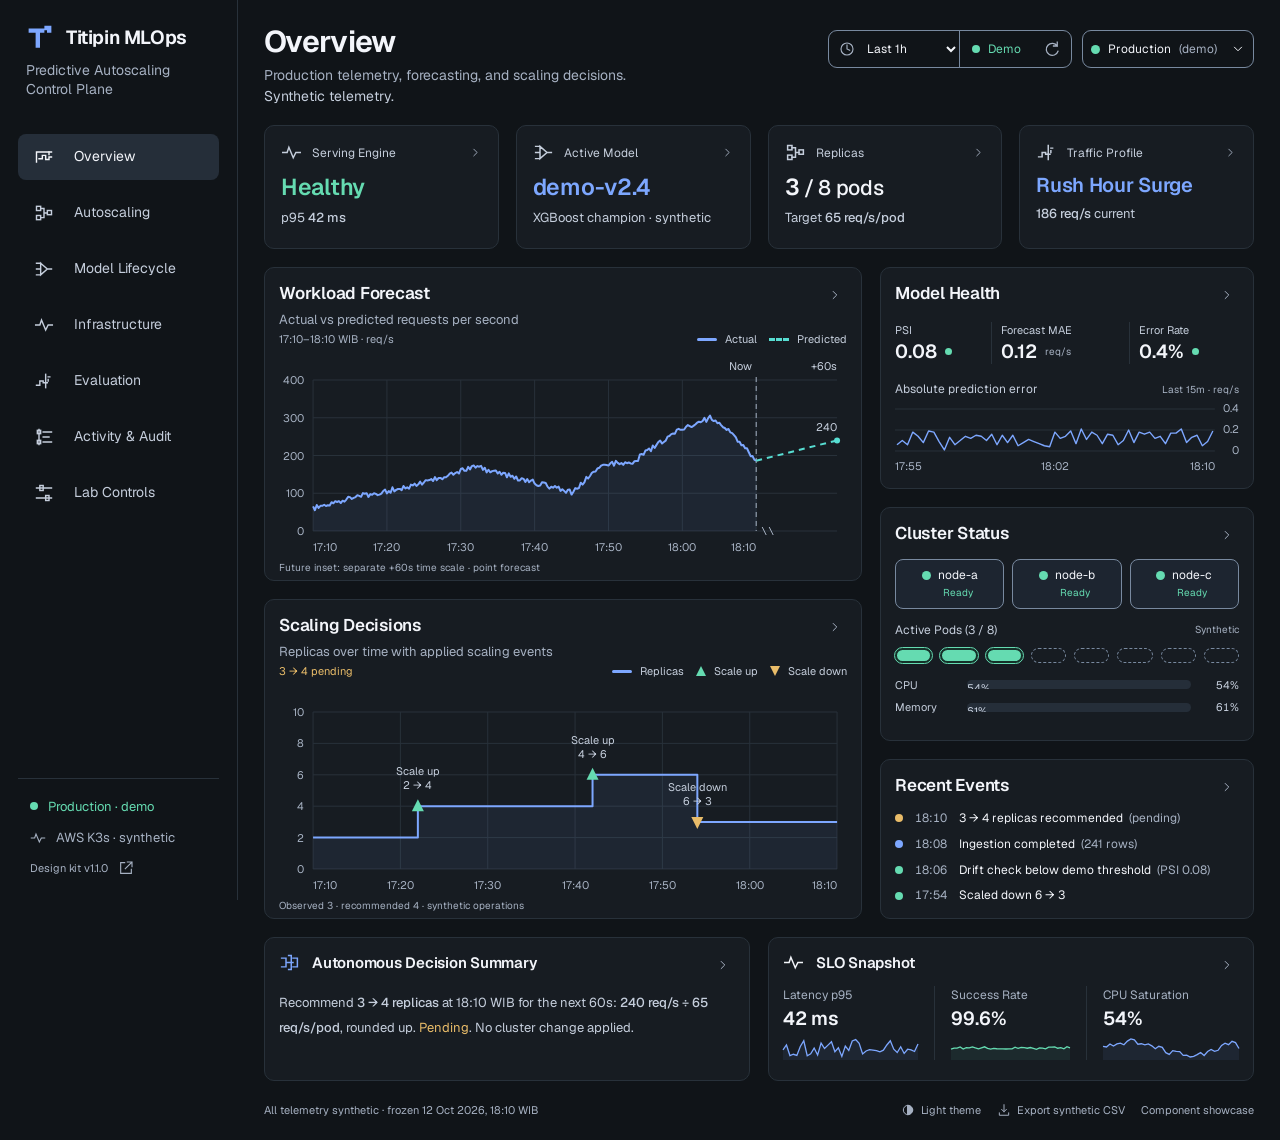
<file: docs/.agents/dashboard_revamp/index.html>
<!doctype html>
<html lang="en" data-theme="dark">
<head><meta charset="utf-8"><meta name="viewport" content="width=device-width, initial-scale=1"><meta name="color-scheme" content="dark light"><meta name="description" content="Titipin MLOps design reference. All telemetry is synthetic; works offline."><title>Titipin MLOps · Overview reference</title><style>@font-face{font-family:Geist;src:url("[data-uri]") format("woff2");font-weight:100 900;font-display:swap}
@font-face{font-family:"Geist Mono";src:url("[data-uri]") format("woff2");font-weight:100 900;font-display:swap}
:root, [data-theme="dark"] {
  --bg: #101418;
  --surface: #171C22;
  --surface-raised: #1D2530;
  --surface-hover: #252E39;
  --text: #F3F5FA;
  --text-secondary: #C5CEDC;
  --text-muted: #A6B1C2;
  --border: #28313A;
  --border-control: #78899F;
  --accent: #7DA7FF;
  --accent-soft: #1B2B46;
  --on-accent: #111A2B;
  --focus: #97BAFF;
  --success: #65DBB1;
  --success-soft: #143129;
  --warning: #E9BC69;
  --warning-soft: #332A19;
  --danger: #FFA5AC;
  --danger-soft: #38232B;
  --info: #97BAFF;
  --info-soft: #1B2B46;
  --chart-actual: #7DA7FF;
  --chart-predicted: #57DDD2;
  --chart-capacity: #ADBCD1;
  --chart-grid: #28313A;
  --chart-threshold: #E9BC69;
  --button-bg: #EDF1F7;
  --button-text: #131922;
  color-scheme: dark;
}
[data-theme="light"] {
  --bg: #F4F6F9;
  --surface: #FFFFFF;
  --surface-raised: #EDF1F6;
  --surface-hover: #E6ECF4;
  --text: #141B27;
  --text-secondary: #3F4D64;
  --text-muted: #56657B;
  --border: #D1D9E4;
  --border-control: #728197;
  --accent: #265DB5;
  --accent-soft: #E8EFFB;
  --on-accent: #FFFFFF;
  --focus: #265DB5;
  --success: #116747;
  --success-soft: #E6F5ED;
  --warning: #785000;
  --warning-soft: #FFF3DA;
  --danger: #A12641;
  --danger-soft: #FCE9ED;
  --info: #265DB5;
  --info-soft: #E8EFFB;
  --chart-actual: #265DB5;
  --chart-predicted: #00766F;
  --chart-capacity: #5B697D;
  --chart-grid: #D1D9E4;
  --chart-threshold: #785000;
  --button-bg: #172131;
  --button-text: #FFFFFF;
  color-scheme: light;
}
:root {
  --font-sans: "Geist", system-ui, sans-serif;
  --font-mono: "Geist Mono", ui-monospace, monospace;

  --space-1: 4px;

  --space-2: 8px;

  --space-3: 12px;

  --space-4: 16px;

  --space-5: 20px;

  --space-6: 24px;

  --space-8: 32px;

  --space-10: 40px;

  --space-12: 48px;

  --space-16: 64px;

  --space-gutter: 18px;

  --space-page: 26px;

  --radius-sm: 4px;

  --radius-control: 6px;

  --radius-panel: 10px;

  --radius-dialog: 12px;

  --size-control: 38px;

  --size-icon: 20px;

  --size-sidebar: 238px;

  --size-touch: 44px;

  --breakpoint-compact: 640px;

  --breakpoint-navigation: 900px;

  --breakpoint-wide: 1120px;

  --font-size-xs: 0.75rem;

  --font-size-sm: 0.8125rem;

  --font-size-body: 0.875rem;

  --font-size-lg: 1rem;

  --font-size-section: 1.0625rem;

  --font-size-title: 1.875rem;

  --font-size-metric: 1.5625rem;

  --font-size-micro: 0.6875rem;

  --duration-state: 120ms;

  --weight-regular: 400;

  --weight-medium: 500;

  --weight-semibold: 600;

  --z-base: 0;

  --z-nav: 20;

  --z-dialog: 40;

  --z-toast: 50;

}

*{box-sizing:border-box}html{scroll-behavior:smooth;scroll-padding-top:20px}body{margin:0;background:var(--bg);color:var(--text);font-family:var(--font-sans);font-size:0.875rem;line-height:1.5;-webkit-font-smoothing:antialiased}button,input,select{font:inherit;color:inherit}button,a,input,select{-webkit-tap-highlight-color:transparent}button{cursor:pointer}button:disabled{cursor:not-allowed;opacity:.55}a{color:var(--accent);text-decoration:none}a:hover{text-decoration:underline}button{background:none}svg{width:20px;height:20px;flex-shrink:0;fill:none;stroke:currentColor}svg use{fill:none}h1,h2,h3,p{margin:0}h1{font-size:1.875rem;line-height:1.2;font-weight:650;letter-spacing:-.7px}h2{font-size:1.0625rem;line-height:1.4;font-weight:600;letter-spacing:-.25px}h3{font-size:0.875rem;font-weight:600}code,.numeric{font-family:var(--font-mono);font-variant-numeric:tabular-nums}b{font-weight:500}strong{font-weight:600}small{font-size:0.75rem}em{font-style:normal}i{font-style:normal}[hidden]{display:none!important}.muted{color:var(--text-muted)}.accent{color:var(--accent)}.success{color:var(--success)}.warning{color:var(--warning)}.danger{color:var(--danger)}.info{color:var(--info)}.symbol-sheet{position:absolute;width:0;height:0;overflow:hidden}.dot,.status i{display:inline-block;width:9px;height:9px;background:currentColor;border-radius:50%;flex-shrink:0}.status{display:inline-flex;align-items:center;gap:8px;font-size:0.8125rem;white-space:nowrap}.status i{width:8px;height:8px}
.sidebar{position:fixed;inset:0 auto 0 0;width:238px;border-right:1px solid var(--border);background:var(--bg);padding:24px 18px;display:flex;flex-direction:column;z-index:5}.brand{display:flex;align-items:center;gap:12px;padding:0 8px;white-space:nowrap;font-size:1.1875rem;font-weight:650;letter-spacing:-.4px}.brand>svg{width:28px;height:28px;color:var(--accent);stroke:none}.brand-caption{padding:8px 8px 0;color:var(--text-muted);line-height:1.4}.sidebar nav{display:flex;flex-direction:column;gap:10px;margin-top:34px}.sidebar nav a{display:flex;align-items:center;gap:20px;min-height:46px;padding:10px 16px;border-radius:8px;color:var(--text-secondary);font-size:0.875rem}.sidebar nav a:hover{background:var(--surface);text-decoration:none}.sidebar nav a[aria-current]{background:var(--surface-hover);color:var(--text)}.sidebar-footer{margin-top:auto;border-top:1px solid var(--border);padding:18px 12px 0;display:flex;flex-direction:column;gap:12px;color:var(--text-muted);font-size:0.8125rem}.sidebar-footer>span,.sidebar-footer a{display:flex;align-items:center;gap:10px}.sidebar-footer a{font-size:0.6875rem;color:var(--text-muted)}.sidebar-footer svg{width:16px;height:16px}.mobile-menu{display:none!important}
main{margin-left:238px;padding:24px 26px 16px;min-width:0}.view{max-width:1560px;margin:0 auto}.page-header{display:flex;align-items:flex-start;justify-content:space-between;gap:20px;min-height:68px;margin-bottom:18px}.page-header p{margin-top:5px;color:var(--text-muted);font-size:0.875rem}.synthetic-label{color:var(--text-secondary);white-space:nowrap}.header-controls{display:flex;align-items:center;gap:20px;padding-top:6px;flex-shrink:0}.toolbar{display:flex;align-items:center;border:1px solid var(--border-control);border-radius:9px;height:38px;overflow:hidden}.toolbar>*+*{border-left:1px solid var(--border-control)}.time-range{display:flex;align-items:center;gap:6px;padding-left:10px}.time-range>svg{width:16px;height:16px;color:var(--text-muted)}select{background:var(--surface);border:1px solid var(--border-control);border-radius:6px;padding:8px 28px 8px 10px;min-height:38px}option{background:var(--surface)}.time-range select{border:0;background:transparent;padding:8px 22px 8px 2px;min-height:36px;font-size:0.75rem}.frozen-status{height:36px;padding:0 12px;font-size:0.75rem}.toolbar .icon-button{width:38px;height:36px;border-radius:0}.environment{display:flex;align-items:center;gap:8px;min-height:38px;border:1px solid var(--border-control);border-radius:9px;padding:7px 12px;font-size:0.75rem}.environment svg{width:14px;height:14px;margin-left:6px}.environment:hover{background:var(--surface-hover)}
.metric-grid{display:grid;grid-template-columns:repeat(4,minmax(0,1fr));gap:17px;margin-bottom:18px}.metric-card{border:1px solid var(--border);border-radius:10px;background:var(--surface);padding:18px 20px;display:flex;flex-direction:column;gap:2px;color:var(--text);min-height:124px}.metric-card:hover{border-color:var(--border-control);text-decoration:none}.metric-label{display:flex;align-items:center;gap:15px;font-size:0.75rem;color:var(--text-secondary);margin-bottom:8px}.metric-label svg{width:21px;height:21px}.metric-label .trailing{margin-left:auto;width:13px;height:13px;color:var(--text-muted)}.metric-card strong{font-size:1.5625rem;line-height:1.25;letter-spacing:-.3px}.metric-card strong em{font-size:1.3125rem;font-weight:500}.metric-card>span:last-child{color:var(--text-secondary);font-size:0.8125rem;margin-top:4px}.metric-card .traffic-title{font-size:1.375rem}
.telemetry-grid{display:grid;grid-template-columns:minmax(0,1.78fr) minmax(300px,1fr);gap:18px}.primary-column,.secondary-column{display:flex;flex-direction:column;gap:18px;min-width:0}.panel{background:var(--surface);border:1px solid var(--border);border-radius:10px;padding:14px 19px;min-width:0;scroll-margin-top:20px}.panel-heading{display:flex;justify-content:space-between;align-items:flex-start;gap:12px}.panel-heading h2{display:flex;align-items:center;gap:12px;min-width:0}.panel-heading h2 svg{width:21px;height:21px}.panel-heading p{color:var(--text-muted);font-size:0.8125rem;margin-top:4px}.icon-button{display:inline-flex;align-items:center;justify-content:center;width:32px;height:32px;padding:6px;border:0;border-radius:6px;flex-shrink:0;color:var(--text-muted)}.icon-button svg{width:18px;height:18px}.icon-button:hover{background:var(--surface-hover);color:var(--text)}.panel-heading>.icon-button{width:24px;height:24px;padding:4px;margin-top:1px}.panel-heading>.icon-button svg{width:14px;height:14px}.forecast-panel{height:314px}.scaling-panel{height:320px}.plot-meta{display:flex;align-items:center;justify-content:space-between;gap:10px;margin:10px 0 4px;font-size:0.6875rem;min-height:20px}.plot-meta .status{font-size:0.6875rem}.legend{display:flex;align-items:center;gap:16px;color:var(--text-secondary);font-size:0.625rem;flex-wrap:wrap}.legend>span{display:inline-flex;align-items:center;gap:8px;white-space:nowrap}.line{width:20px;height:0;border-top:3px solid var(--chart-actual);display:inline-block;border-radius:2px}.line.predicted{border-top-color:var(--chart-predicted);border-top-style:dashed;border-radius:0}.triangle{width:0;height:0;border-left:5px solid transparent;border-right:5px solid transparent;border-bottom:10px solid currentColor;display:inline-block}.triangle.down{transform:rotate(180deg)}.chart{height:200px;width:100%}.scaling-panel .chart{height:206px}.chart svg,.mini-chart svg,.spark svg{display:block;width:100%;height:100%;overflow:visible;stroke:none}.chart text,.mini-chart text{fill:var(--text-muted);font-family:var(--font-sans);font-size:0.6875rem}.chart .annotation{fill:var(--text-secondary);font-size:0.6875rem}.chart-note{font-size:0.625rem;color:var(--text-muted);margin-top:2px}.grid-line{stroke:var(--chart-grid);stroke-width:1}.actual-stroke{stroke:var(--chart-actual);stroke-width:2;fill:none;stroke-linejoin:round}.predicted-stroke{stroke:var(--chart-predicted);stroke-width:2;fill:none;stroke-dasharray:6 5}.actual-area{fill:var(--chart-actual);fill-opacity:.07}.boundary{stroke:var(--text-muted);stroke-width:1;stroke-dasharray:5 4}.health-panel{height:222px}.health-metrics{display:grid;grid-template-columns:.8fr 1.15fr .9fr;margin:15px 0 16px}.health-metrics>div{padding:0 14px;border-right:1px solid var(--border)}.health-metrics>div:first-child{padding-left:0}.health-metrics>div:last-child{padding-right:0;border:0}.health-metrics span{display:block;color:var(--text-secondary);font-size:0.625rem;white-space:nowrap}.health-metrics strong{font-size:1.1875rem;display:flex;align-items:center;gap:8px;line-height:1.35;white-space:nowrap}.health-metrics small{font-size:0.625rem;font-weight:400;color:var(--text-muted)}.health-metrics .dot{width:7px;height:7px}.mini-label{color:var(--text-secondary);font-size:0.75rem;display:flex;align-items:center;justify-content:space-between;gap:8px}.mini-label>span{color:var(--text-muted);font-size:0.625rem}.mini-chart{height:72px;margin-top:3px}.cluster-panel{height:234px}.nodes{display:grid;grid-template-columns:repeat(3,minmax(0,1fr));gap:12px;margin:12px 0}.nodes button{border:1px solid var(--border-control);background:var(--surface-raised);border-radius:8px;padding:8px 10px;display:flex;gap:10px;align-items:flex-start;justify-content:center;font-size:0.75rem;line-height:1.25}.nodes button:hover{background:var(--surface-hover)}.nodes .dot{margin-top:3px}.nodes small{display:block;font-size:0.625rem;margin-top:4px}.pods{display:flex;gap:8px;margin:9px 0 14px}.pods i{height:15px;border:1px dashed var(--border-control);border-radius:8px;flex:1}.pods .active{background:var(--success);border:2px solid var(--success-soft);outline:1px solid var(--success)}.resource{display:grid;grid-template-columns:62px 1fr 38px;align-items:center;gap:10px;font-size:0.6875rem;color:var(--text-secondary);margin-top:6px}.resource>span:last-child{text-align:right;font-variant-numeric:tabular-nums}.resource meter{appearance:none;-webkit-appearance:none;display:block;width:100%;height:9px;border:0;background:var(--surface-hover);border-radius:8px;overflow:hidden}.resource meter::-webkit-meter-bar{background:var(--surface-hover);border:0;border-radius:8px}.resource meter::-webkit-meter-optimum-value{background:var(--success);border-radius:8px}.resource meter::-moz-meter-bar{background:var(--success)}.resource.memory meter::-webkit-meter-optimum-value{background:var(--chart-actual)}.resource.memory meter::-moz-meter-bar{background:var(--chart-actual)}.events-panel{height:160px}.event-list{list-style:none;padding:0;margin:11px 0 0;display:flex;flex-direction:column;gap:8px}.event-list li{display:flex;align-items:center;gap:12px;min-width:0;font-size:0.6875rem;line-height:1.4}.event-list time{color:var(--text-muted);font-variant-numeric:tabular-nums;flex-shrink:0}.event-list .event-text{overflow:hidden;text-overflow:ellipsis;white-space:nowrap}.event-list .dot{width:8px;height:8px}.event-list .event-extra{color:var(--text-muted);margin-left:6px}.bottom-grid{display:grid;grid-template-columns:1fr 1fr;gap:18px;margin-top:18px}.bottom-grid>.panel{min-height:144px}.summary-panel p{font-size:0.8125rem;line-height:1.9;color:var(--text-secondary);margin-top:14px}.slo-metrics{display:grid;grid-template-columns:repeat(3,minmax(0,1fr));margin-top:9px}.slo-metrics>div{border-right:1px solid var(--border);padding:0 16px;min-width:0}.slo-metrics>div:first-child{padding-left:0}.slo-metrics>div:last-child{padding-right:0;border:0}.slo-metrics span{font-size:0.6875rem;color:var(--text-muted);display:block;white-space:nowrap}.slo-metrics strong{font-size:1.1875rem;line-height:1.35;display:block;margin-top:2px;white-space:nowrap}.spark{height:24px;margin-top:4px}.overview-footer{display:flex;align-items:center;justify-content:space-between;gap:14px;flex-wrap:wrap;color:var(--text-muted);font-size:0.625rem;margin-top:15px}.overview-footer>div{display:flex;gap:16px;align-items:center;flex-wrap:wrap}.overview-footer a{color:var(--text-muted)}.text-button{border:0;padding:4px 0;color:var(--text-muted);font-size:inherit;display:inline-flex;align-items:center;gap:6px;min-height:28px}.text-button svg{width:14px;height:14px}.text-button:hover{color:var(--text);text-decoration:underline}
.button{display:inline-flex;align-items:center;justify-content:center;gap:8px;min-height:38px;padding:8px 12px;border:1px solid var(--border-control);border-radius:7px;color:var(--text);font-size:0.8125rem;text-decoration:none;background:var(--surface)}.button:hover{background:var(--surface-hover);text-decoration:none}.button.primary{color:var(--button-text);background:var(--button-bg);border-color:var(--button-bg)}.button.primary:hover{opacity:.9}.button svg{width:16px;height:16px}.eyebrow{font-size:0.6875rem!important;font-family:var(--font-mono);letter-spacing:1px;margin-bottom:8px}.showcase-grid{display:grid;grid-template-columns:1fr 1fr;gap:18px}.showcase .panel{padding:24px}.showcase .panel>p{margin-top:8px}.wide{grid-column:1/-1}.swatches{display:grid;grid-template-columns:repeat(6,minmax(0,1fr));gap:12px;margin-top:24px}.swatch{display:flex;flex-direction:column;gap:6px;font-size:0.6875rem}.swatch i{height:38px;border:1px solid var(--border-control);border-radius:6px}.swatch code{font-size:0.625rem;color:var(--text-muted)}.type-examples{margin-top:24px;display:flex;gap:12px;flex-direction:column}.examples{display:flex;align-items:center;flex-wrap:wrap;gap:12px;margin:18px 0}.badges{gap:24px}.input-row{display:flex;gap:8px;margin-top:8px}.input-row input{width:100%;min-width:0;background:var(--bg);border:1px solid var(--border-control);border-radius:7px;padding:8px 10px}.input-row input[aria-invalid="true"]{border-color:var(--danger)}form{margin-top:18px}form p{font-size:0.75rem;margin-top:8px}output{display:block;margin-top:12px;font-size:0.8125rem}.showcase .panel-heading label{font-size:0.75rem;display:flex;align-items:center;gap:8px}.state-example{min-height:118px;border:1px solid var(--border);border-radius:8px;margin-top:18px;padding:20px;display:flex;align-items:center;gap:16px}.state-example h3{margin-bottom:4px}.state-example p{color:var(--text-muted);font-size:0.8125rem}.state-example>.dot{width:10px;height:10px}.skeleton{height:12px;max-width:220px;width:60%;border-radius:4px;background:var(--surface-hover);margin:8px 0}.identity-example{display:flex;align-items:center;gap:14px;margin:24px 0}.identity-example>strong{font-size:1.25rem}.brand-mark{color:var(--accent);width:32px;height:32px;stroke:none}.lockup-preview{width:146px;height:32px;margin-left:auto;stroke:none;color:var(--text)}.icon-gallery{display:grid;grid-template-columns:repeat(8,minmax(0,1fr));gap:12px}.icon-sample{display:flex;flex-direction:column;align-items:center;justify-content:center;gap:8px;padding:14px 4px;background:var(--bg);border:1px solid var(--border);border-radius:7px;min-width:0}.icon-sample svg{width:24px;height:24px;color:var(--text-secondary)}.icon-sample span{font-size:0.625rem;color:var(--text-muted);overflow-wrap:anywhere}.table-scroll{overflow:auto;border:1px solid var(--border);border-radius:8px;margin-top:18px}table{width:100%;border-collapse:collapse;white-space:nowrap;font-size:0.75rem}th,td{text-align:left;padding:11px 14px;border-bottom:1px solid var(--border)}th{background:var(--surface-raised);font-size:0.6875rem;font-weight:500;color:var(--text-secondary)}tr:last-child td{border-bottom:0}.numeric{text-align:right;font-size:0.6875rem}.spacing-demo{display:flex;align-items:flex-end;gap:12px;margin:24px 0}.spacing-demo span{display:flex;align-items:flex-end;justify-content:center;min-width:28px;color:var(--text-secondary);background:var(--surface-hover);border-bottom:2px solid var(--accent);font-size:0.6875rem}.spacing-demo span:nth-child(1){height:12px}.spacing-demo span:nth-child(2){height:24px}.spacing-demo span:nth-child(3){height:36px}.spacing-demo span:nth-child(4){height:48px}.spacing-demo span:nth-child(5){height:72px}.spacing-demo span:nth-child(6){height:96px}
dialog{background:var(--surface);color:var(--text);border:1px solid var(--border-control);border-radius:12px;padding:24px;width:min(720px,calc(100vw - 32px));max-height:85dvh;overflow:auto}dialog::backdrop{background:rgb(0 0 0 / .65)}.dialog-header{display:flex;justify-content:space-between;gap:12px;align-items:center;margin-bottom:18px}.dialog-header h2{font-size:1.3125rem}#dialog-content p{margin:10px 0;color:var(--text-secondary)}#dialog-content dl{display:grid;grid-template-columns:1fr 1fr;gap:8px 16px;font-size:0.8125rem}#dialog-content dt{color:var(--text-muted)}#dialog-content dd{margin:0;text-align:right;font-variant-numeric:tabular-nums}.dialog-provenance{border-top:1px solid var(--border);margin-top:20px;padding-top:12px;font-size:0.6875rem;color:var(--text-muted)}.toast{position:fixed;bottom:20px;left:50%;transform:translateX(-50%);z-index:30;max-width:calc(100vw - 32px);padding:12px 18px;background:var(--surface-raised);color:var(--text);border:1px solid var(--border-control);border-radius:8px;font-size:0.8125rem;box-shadow:0 8px 24px rgb(0 0 0 / .2)}
@media(min-width:900px) and (max-width:1320px){.header-controls{gap:10px}.page-header{flex-wrap:wrap;min-height:68px}.page-header>div:first-child{flex:1;min-width:250px}.page-header p{max-width:470px}.environment{padding:7px 8px}.metric-card{padding:16px}.metric-label{gap:10px}.metric-card .traffic-title{font-size:1.25rem}.metric-card strong{font-size:1.4375rem}.telemetry-grid{grid-template-columns:minmax(0,1.6fr) minmax(290px,1fr)}.panel{padding:14px}.health-metrics>div{padding:0 9px}.nodes{gap:8px}.nodes button{gap:7px;padding:8px 6px}.plot-meta{flex-wrap:wrap}.legend{gap:12px}.event-list{gap:9px}.bottom-grid .panel-heading h2{font-size:0.9375rem}}
@media(min-width:900px) and (max-width:1119px){.telemetry-grid{grid-template-columns:1fr}.secondary-column{display:grid;grid-template-columns:1fr 1fr}.events-panel{grid-column:1/-1;height:auto;min-height:160px}.health-panel,.cluster-panel{height:234px}.bottom-grid{grid-template-columns:1fr}.metric-grid{grid-template-columns:repeat(2,minmax(0,1fr))}.icon-gallery{grid-template-columns:repeat(6,minmax(0,1fr))}.swatches{grid-template-columns:repeat(3,minmax(0,1fr))}}
@media(max-width:899px){.sidebar{position:relative;width:auto;padding:16px 20px;border-right:0;border-bottom:1px solid var(--border)}.brand{padding:0;font-size:1.1875rem}.brand-caption,.sidebar-footer{display:none}.mobile-menu{display:inline-flex!important;margin-left:auto;border:1px solid var(--border-control);width:38px;height:38px}.sidebar nav{display:none;margin:18px 0 0;gap:4px}.sidebar nav.open{display:flex}.sidebar nav a{min-height:44px}.sidebar nav a[aria-current]{background:var(--surface-hover)}main{margin:0;padding:22px 20px}.page-header{flex-direction:column;gap:14px;margin-bottom:20px}.header-controls{padding:0;gap:12px;width:100%;flex-wrap:wrap}.page-header p{max-width:600px}.metric-grid{grid-template-columns:repeat(4,minmax(0,1fr));gap:12px}.metric-card{padding:14px;min-height:124px}.metric-label{gap:10px}.metric-card strong{font-size:1.4375rem}.metric-card .traffic-title{font-size:1.25rem}.telemetry-grid{grid-template-columns:1fr}.secondary-column{display:grid;grid-template-columns:1fr 1fr}.events-panel{grid-column:1/-1;height:auto;min-height:160px}.health-panel,.cluster-panel{height:234px}.bottom-grid{grid-template-columns:1fr 1fr}.summary-panel .panel-heading h2{font-size:0.9375rem}.slo-metrics>div{padding:0 10px}.overview-footer{font-size:0.6875rem;align-items:flex-start}.swatches{grid-template-columns:repeat(3,minmax(0,1fr))}.icon-gallery{grid-template-columns:repeat(6,minmax(0,1fr))}}
@media(max-width:640px){h1{font-size:1.75rem}.sidebar{padding:14px 16px}main{padding:20px 16px}.page-header p{font-size:0.8125rem;line-height:1.65}.header-controls{gap:8px}.environment{flex:1;justify-content:center;padding:7px 8px;gap:6px}.environment .muted{display:none}.toolbar{flex-shrink:0}.metric-grid{grid-template-columns:repeat(2,minmax(0,1fr));gap:12px}.metric-card{padding:14px 12px;min-height:126px}.metric-label{gap:8px;font-size:0.6875rem}.metric-label svg{width:18px;height:18px}.metric-label .trailing{display:none}.metric-card strong{font-size:1.4375rem}.metric-card strong em{font-size:1.125rem}.metric-card .traffic-title{font-size:1.1875rem;line-height:1.4}.metric-card>span:last-child{font-size:0.6875rem}.telemetry-grid{gap:16px}.primary-column{gap:16px}.panel{padding:14px}.panel-heading h2{font-size:1rem}.panel-heading p{font-size:0.75rem}.forecast-panel{height:auto;min-height:314px}.scaling-panel{height:auto;min-height:320px}.chart{height:200px}.plot-meta{font-size:0.625rem;align-items:flex-start;flex-wrap:wrap;gap:6px;margin-top:12px}.legend{gap:12px;font-size:0.625rem}.legend span{gap:6px}.line{width:16px}.chart-note{font-size:0.625rem;line-height:1.5;margin-top:8px}.secondary-column{display:flex;gap:16px}.health-panel{height:222px}.cluster-panel{height:234px}.events-panel{min-height:168px}.event-list li{font-size:0.6875rem}.bottom-grid{grid-template-columns:1fr;gap:16px;margin-top:16px}.bottom-grid>.panel{min-height:144px}.summary-panel p{font-size:0.8125rem}.slo-metrics span{font-size:0.6875rem}.overview-footer>div{gap:12px}.showcase-grid{grid-template-columns:1fr}.wide{grid-column:auto}.showcase .panel{padding:18px}.showcase .panel-heading{flex-wrap:wrap}.showcase .panel-heading label{flex-wrap:wrap}.swatches{grid-template-columns:repeat(3,minmax(0,1fr));gap:12px 8px}.swatch{font-size:0.625rem}.icon-gallery{grid-template-columns:repeat(4,minmax(0,1fr));gap:8px}.icon-sample{padding:12px 4px}.lockup-preview{display:none}.identity-example>strong{font-size:1.1875rem}.state-example{padding:16px}.state-example .button{margin-left:auto}.slo-metrics>div{padding:0 10px}dialog{padding:18px}#dialog-content dl{grid-template-columns:1fr}#dialog-content dd{text-align:left;margin-bottom:8px}}
.forecast-panel,.scaling-panel{position:relative}
@media(min-width:1120px){.forecast-panel .plot-meta,.scaling-panel .plot-meta{position:absolute;top:36px;right:19px;margin:0}.forecast-panel .plot-meta>span:first-child,.scaling-panel .plot-meta>span:first-child{display:none}.forecast-panel .chart{height:216px;margin-top:7px}.scaling-panel .chart{height:222px;margin-top:7px}.forecast-panel .panel-heading p,.scaling-panel .panel-heading p{max-width:52%;white-space:nowrap}.forecast-panel .chart-note,.scaling-panel .chart-note{margin-top:4px}}
.event-list li{font-size:0.75rem}.health-metrics span{font-size:0.6875rem}.legend{font-size:0.6875rem}.slo-metrics span{font-size:0.75rem}.overview-footer{font-size:0.6875rem}
@media(min-width:1120px) and (max-width:1320px){.forecast-panel .plot-meta,.scaling-panel .plot-meta{position:static}.forecast-panel .plot-meta>span:first-child,.scaling-panel .plot-meta>span:first-child{display:inline}.forecast-panel .chart{height:200px}.scaling-panel .chart{height:206px}.forecast-panel .panel-heading p,.scaling-panel .panel-heading p{max-width:none;white-space:normal}}
@media(prefers-reduced-motion:reduce){html{scroll-behavior:auto}*,*::before,*::after{animation:none!important;transition:none!important}}
.large-type .sidebar{position:relative;width:auto}.large-type .sidebar nav{flex-direction:row;flex-wrap:wrap;margin-top:16px}.large-type .sidebar-footer{display:none}.large-type main{margin:0}.large-type .page-header{flex-wrap:wrap}.large-type .metric-grid,.large-type .telemetry-grid,.large-type .bottom-grid,.large-type .secondary-column,.large-type .showcase-grid{display:grid;grid-template-columns:1fr}.large-type .metric-card,.large-type .panel{height:auto;min-height:0}.large-type .panel{padding:20px}.large-type .forecast-panel .plot-meta,.large-type .scaling-panel .plot-meta{position:static;margin-top:12px}.large-type .plot-meta>span:first-child{display:none}.large-type .panel-heading p{max-width:none;white-space:normal}.large-type .chart{height:260px}.large-type .mini-chart{height:120px}.large-type .slo-metrics,.large-type .health-metrics{gap:12px;grid-template-columns:1fr}.large-type .slo-metrics>div,.large-type .health-metrics>div{border:0;padding:0}.large-type .health-metrics span,.large-type .slo-metrics span{white-space:normal}.large-type .nodes{grid-template-columns:1fr}.large-type .event-list .event-text{white-space:normal;overflow:visible}.large-type .header-controls{flex-wrap:wrap}.large-type .input-row,.large-type .state-example{flex-wrap:wrap}.large-type .wide{grid-column:auto}.large-type .swatches{grid-template-columns:repeat(2,minmax(0,1fr))}.large-type .icon-gallery{grid-template-columns:repeat(3,minmax(0,1fr))}.large-type .showcase .panel-heading{flex-wrap:wrap}.large-type .showcase .panel-heading label{flex-wrap:wrap}
@media print{.sidebar,.header-controls,.overview-footer,.icon-button{display:none!important}main{margin:0;padding:0}.view{max-width:none}.panel{break-inside:avoid}.telemetry-grid{display:block}.secondary-column{display:grid;grid-template-columns:1fr 1fr;margin-top:18px}.metric-card{break-inside:avoid}body{print-color-adjust:exact}}

.sr-only{position:absolute;width:1px;height:1px;padding:0;margin:-1px;overflow:hidden;clip:rect(0,0,0,0);white-space:nowrap;border:0}
:focus-visible{outline:2px solid var(--focus);outline-offset:4px}
.skip-link{position:fixed;left:16px;top:12px;z-index:50;transform:translateY(-200%);padding:10px 14px;background:var(--surface);border:1px solid var(--focus);border-radius:6px;color:var(--text)}
.skip-link:focus{transform:none}
main:focus{outline:none}
@media(max-width:899px){.toolbar .icon-button{width:44px;min-width:44px}.environment{min-height:44px}}
@media(max-width:899px){button,.button,select,.text-button{min-height:44px}.icon-button,.mobile-menu{width:44px;height:44px}.toolbar{height:46px}.toolbar .icon-button,.time-range select,.frozen-status{height:44px;min-height:44px}.panel-heading>.icon-button{width:44px;height:44px;padding:13px;margin:-8px -8px 0 0}.overview-footer a{display:inline-flex;align-items:center;min-height:44px}.health-panel,.cluster-panel,.events-panel{height:auto;min-height:234px}.events-panel{min-height:168px}.forecast-panel,.scaling-panel{height:auto}.nodes button{min-height:52px}}
.large-type h1,.large-type h2,.large-type .page-header>div{min-width:0;overflow-wrap:anywhere;max-width:100%}
.large-type .brand{white-space:normal}.large-type .brand>span{min-width:0;flex:1;overflow-wrap:anywhere}.large-type .toolbar{max-width:100%;height:auto;flex-wrap:wrap;overflow:visible}.large-type .time-range{min-width:0}.large-type .event-text{min-width:0;flex:1;overflow-wrap:anywhere}.large-type .swatch{overflow-wrap:anywhere}.large-type .identity-example{flex-wrap:wrap}.large-type .spacing-demo{flex-wrap:wrap}.large-type .resource{grid-template-columns:1fr}.large-type .resource>span:last-child{text-align:left}
@media(forced-colors:active){.dot,.status i{background:CanvasText}.line{border-color:CanvasText}.panel,.metric-card,.pods i{border-color:CanvasText}.actual-stroke,.predicted-stroke{stroke:CanvasText}.triangle{border-bottom-color:CanvasText}}
</style></head>
<body>
<a class="skip-link" href="#main">Skip to content</a>
<svg class="symbol-sheet" xmlns="http://www.w3.org/2000/svg" aria-hidden="true"><symbol id="icon-overview" viewBox="0 0 24 24" fill="none" stroke="currentColor" stroke-width="1.7" stroke-linecap="square" stroke-linejoin="miter"><path d="M3 18V6h18M6 14h4v-4h4v5h4v-3h3"/><path d="M18 6v3"/></symbol><symbol id="icon-forecast" viewBox="0 0 24 24" fill="none" stroke="currentColor" stroke-width="1.7" stroke-linecap="square" stroke-linejoin="miter"><path d="M3 17h4v-5h4v2h3"/><path d="M14 14h3V7h4" stroke-dasharray="2 3"/><path d="M14 4v16"/></symbol><symbol id="icon-replicas" viewBox="0 0 24 24" fill="none" stroke="currentColor" stroke-width="1.7" stroke-linecap="square" stroke-linejoin="miter"><rect x="3" y="4" width="5" height="5"/><rect x="3" y="15" width="5" height="5"/><rect x="16" y="9" width="5" height="5"/><path d="M8 6.5h4v11H8M12 12h4"/></symbol><symbol id="icon-pipeline" viewBox="0 0 24 24" fill="none" stroke="currentColor" stroke-width="1.7" stroke-linecap="square" stroke-linejoin="miter"><path d="M3 7h5v10H3M16 7h5v10h-5M8 12h8M11 4h3v16h-3"/></symbol><symbol id="icon-model" viewBox="0 0 24 24" fill="none" stroke="currentColor" stroke-width="1.7" stroke-linecap="square" stroke-linejoin="miter"><path d="M3 5h5M3 12h5M3 19h5M16 12h5M8 5l8 7-8 7V5Z"/></symbol><symbol id="icon-drift" viewBox="0 0 24 24" fill="none" stroke="currentColor" stroke-width="1.7" stroke-linecap="square" stroke-linejoin="miter"><path d="M3 20h18M4 16l3-9 3 9M11 16l4-12 5 12M12 3v17"/></symbol><symbol id="icon-events" viewBox="0 0 24 24" fill="none" stroke="currentColor" stroke-width="1.7" stroke-linecap="square" stroke-linejoin="miter"><path d="M6 3v18M11 6h10M11 12h7M11 18h10"/><rect x="4" y="4" width="4" height="4"/><rect x="4" y="16" width="4" height="4"/></symbol><symbol id="icon-settings" viewBox="0 0 24 24" fill="none" stroke="currentColor" stroke-width="1.7" stroke-linecap="square" stroke-linejoin="miter"><path d="M3 6h18M3 18h18"/><rect x="7" y="3" width="4" height="6"/><rect x="14" y="15" width="4" height="6"/></symbol><symbol id="icon-refresh" viewBox="0 0 24 24" fill="none" stroke="currentColor" stroke-width="1.7" stroke-linecap="square" stroke-linejoin="miter"><path d="M19 8a8 8 0 1 0 1 7M19 3v5h-5"/></symbol><symbol id="icon-download" viewBox="0 0 24 24" fill="none" stroke="currentColor" stroke-width="1.7" stroke-linecap="square" stroke-linejoin="miter"><path d="M12 3v12m-4-4 4 4 4-4M4 17v4h16v-4"/></symbol><symbol id="icon-external" viewBox="0 0 24 24" fill="none" stroke="currentColor" stroke-width="1.7" stroke-linecap="square" stroke-linejoin="miter"><path d="M14 3h7v7m0-7L11 13M10 4H4v16h16v-6"/></symbol><symbol id="icon-chevron-down" viewBox="0 0 24 24" fill="none" stroke="currentColor" stroke-width="1.7" stroke-linecap="square" stroke-linejoin="miter"><path d="m6 9 6 6 6-6"/></symbol><symbol id="icon-chevron-right" viewBox="0 0 24 24" fill="none" stroke="currentColor" stroke-width="1.7" stroke-linecap="square" stroke-linejoin="miter"><path d="m9 6 6 6-6 6"/></symbol><symbol id="icon-check" viewBox="0 0 24 24" fill="none" stroke="currentColor" stroke-width="1.7" stroke-linecap="square" stroke-linejoin="miter"><path d="m4 12 5 5L20 6"/></symbol><symbol id="icon-close" viewBox="0 0 24 24" fill="none" stroke="currentColor" stroke-width="1.7" stroke-linecap="square" stroke-linejoin="miter"><path d="m5 5 14 14M19 5 5 19"/></symbol><symbol id="icon-search" viewBox="0 0 24 24" fill="none" stroke="currentColor" stroke-width="1.7" stroke-linecap="square" stroke-linejoin="miter"><circle cx="10" cy="10" r="6"/><path d="m15 15 6 6"/></symbol><symbol id="icon-clock" viewBox="0 0 24 24" fill="none" stroke="currentColor" stroke-width="1.7" stroke-linecap="square" stroke-linejoin="miter"><circle cx="12" cy="12" r="9"/><path d="M12 6v6l4 2"/></symbol><symbol id="icon-warning" viewBox="0 0 24 24" fill="none" stroke="currentColor" stroke-width="1.7" stroke-linecap="square" stroke-linejoin="miter"><path d="m12 3 10 18H2L12 3Zm0 6v5m0 3v1"/></symbol><symbol id="icon-info" viewBox="0 0 24 24" fill="none" stroke="currentColor" stroke-width="1.7" stroke-linecap="square" stroke-linejoin="miter"><circle cx="12" cy="12" r="9"/><path d="M12 10v7m0-11v1"/></symbol><symbol id="icon-pause" viewBox="0 0 24 24" fill="none" stroke="currentColor" stroke-width="1.7" stroke-linecap="square" stroke-linejoin="miter"><path d="M7 4h3v16H7zM14 4h3v16h-3z"/></symbol><symbol id="icon-menu" viewBox="0 0 24 24" fill="none" stroke="currentColor" stroke-width="1.7" stroke-linecap="square" stroke-linejoin="miter"><path d="M3 5h18M3 12h12M3 19h18"/></symbol><symbol id="icon-theme" viewBox="0 0 24 24" fill="none" stroke="currentColor" stroke-width="1.7" stroke-linecap="square" stroke-linejoin="miter"><circle cx="12" cy="12" r="8"/><path d="M12 4v16M12 4a8 8 0 0 1 0 16Z" fill="currentColor"/></symbol><symbol id="icon-copy" viewBox="0 0 24 24" fill="none" stroke="currentColor" stroke-width="1.7" stroke-linecap="square" stroke-linejoin="miter"><path d="M8 8h12v13H8zM4 16H2V2h12v2"/></symbol><symbol id="icon-health" viewBox="0 0 24 24" fill="none" stroke="currentColor" stroke-width="1.7" stroke-linecap="square" stroke-linejoin="miter"><path d="M2 12h5l2-6 5 12 3-6h5"/></symbol></svg>
<aside class="sidebar" aria-label="Workspace navigation">
 <div class="brand"><svg viewBox="0 0 32 32" aria-hidden="true"><path d="M3 5h18v5H3zM11 10h5v17h-5zM21 2h8v8h-5V7h-3z" fill="currentColor"/></svg><span>Titipin MLOps</span><button class="icon-button mobile-menu" id="menu-toggle" aria-expanded="false" aria-controls="navigation" aria-label="Toggle navigation"><svg><use href="#icon-menu"/></svg></button></div>
 <p class="brand-caption">Predictive Autoscaling<br>Control Plane</p>
 <nav id="navigation" aria-label="Primary">
  <a href="#overview" aria-current="page"><svg><use href="#icon-overview"/></svg><span>Overview</span></a>
  <a href="#autoscaling"><svg><use href="#icon-replicas"/></svg><span>Autoscaling</span></a>
  <a href="#model-lifecycle"><svg><use href="#icon-model"/></svg><span>Model Lifecycle</span></a>
  <a href="#infrastructure"><svg><use href="#icon-health"/></svg><span>Infrastructure</span></a>
  <a href="#evaluation"><svg><use href="#icon-forecast"/></svg><span>Evaluation</span></a>
  <a href="#activity-audit"><svg><use href="#icon-events"/></svg><span>Activity &amp; Audit</span></a>
  <a href="#lab-controls"><svg><use href="#icon-settings"/></svg><span>Lab Controls</span></a>
 </nav>
 <div class="sidebar-footer"><span class="status success"><i></i>Production · demo</span><span><svg><use href="#icon-health"/></svg>AWS K3s · synthetic</span><a href="README.md">Design kit v1.1.0 <svg><use href="#icon-external"/></svg></a></div>
</aside>
<main id="main" tabindex="-1">
<section id="overview" class="view" aria-labelledby="page-title">
 <header class="page-header"><div><h1 id="page-title">Overview</h1><p>Production telemetry, forecasting, and scaling decisions. <span class="synthetic-label">Synthetic telemetry.</span></p></div><div class="header-controls"><div class="toolbar"><label class="time-range"><svg><use href="#icon-clock"/></svg><span class="sr-only">History window</span><select id="time-window"><option value="60">Last 1h</option><option value="30">Last 30m</option><option value="15">Last 15m</option></select></label><span class="status success frozen-status"><i></i>Demo</span><button id="refresh" class="icon-button" aria-label="Replay synthetic fixture"><svg><use href="#icon-refresh"/></svg></button></div><button class="environment" data-detail="environment"><i class="dot success"></i>Production <span class="muted">(demo)</span><svg><use href="#icon-chevron-down"/></svg></button></div></header>
 <div class="metric-grid">
  <a class="metric-card" href="#evaluation"><span class="metric-label"><svg><use href="#icon-health"/></svg>Serving Engine<svg class="trailing"><use href="#icon-chevron-right"/></svg></span><strong class="success">Healthy</strong><span>p95 <b>42 ms</b></span></a>
  <a class="metric-card" href="#model-lifecycle"><span class="metric-label"><svg><use href="#icon-model"/></svg>Active Model<svg class="trailing"><use href="#icon-chevron-right"/></svg></span><strong class="accent">demo-v2.4</strong><span>XGBoost champion · synthetic</span></a>
  <a class="metric-card" href="#infrastructure"><span class="metric-label"><svg><use href="#icon-replicas"/></svg>Replicas<svg class="trailing"><use href="#icon-chevron-right"/></svg></span><strong>3 <em>/ 8 pods</em></strong><span>Target <b>65 req/s/pod</b></span></a>
  <a class="metric-card" href="#autoscaling"><span class="metric-label"><svg><use href="#icon-forecast"/></svg>Traffic Profile<svg class="trailing"><use href="#icon-chevron-right"/></svg></span><strong class="accent traffic-title">Rush Hour Surge</strong><span><b>186 req/s</b> current</span></a>
 </div>
 <div class="telemetry-grid">
  <div class="primary-column">
   <article class="panel forecast-panel" aria-labelledby="forecast-title"><div class="panel-heading"><div><h2 id="forecast-title">Workload Forecast</h2><p>Actual vs predicted requests per second</p></div><button class="icon-button" data-detail="forecast" aria-label="Inspect forecast data"><svg><use href="#icon-chevron-right"/></svg></button></div><div class="plot-meta"><span class="muted" id="forecast-range">17:10–18:10 WIB</span><div class="legend"><span><i class="line actual"></i>Actual</span><span><i class="line predicted"></i>Predicted</span></div></div><div class="chart" id="forecast-chart" role="img" aria-label="Synthetic workload chart. Current actual 186 requests per second; forecast at plus 60 seconds 240. Future inset uses a separate time scale."></div><p class="chart-note">Future inset: separate +60s time scale · point forecast</p></article>
   <article id="autoscaling" class="panel scaling-panel" aria-labelledby="scaling-title"><div class="panel-heading"><div><h2 id="scaling-title">Scaling Decisions</h2><p>Replicas over time with applied scaling events</p></div><button class="icon-button" data-detail="scaling" aria-label="Inspect scaling events"><svg><use href="#icon-chevron-right"/></svg></button></div><div class="plot-meta"><span class="status warning">3 → 4 pending</span><div class="legend"><span><i class="line actual"></i>Replicas</span><span><i class="triangle success"></i>Scale up</span><span><i class="triangle down warning"></i>Scale down</span></div></div><div class="chart" id="scaling-chart" role="img" aria-label="Synthetic observed replicas: two to four at 17:22, four to six at 17:42, six to three at 17:54 WIB. Three currently observed; four recommended and pending."></div><p class="chart-note">Observed 3 · recommended 4 · synthetic operations</p></article>
  </div>
  <div class="secondary-column">
   <article id="model-lifecycle" class="panel health-panel" aria-labelledby="model-title"><div class="panel-heading"><h2 id="model-title">Model Health</h2><button class="icon-button" data-detail="model" aria-label="Inspect model health"><svg><use href="#icon-chevron-right"/></svg></button></div><div class="health-metrics"><div><span>PSI</span><strong>0.08 <i class="dot success"></i></strong></div><div><span>Forecast MAE</span><strong>0.12 <small>req/s</small></strong></div><div><span>Error Rate</span><strong>0.4% <i class="dot success"></i></strong></div></div><div class="mini-label">Absolute prediction error <span>Last 15m · req/s</span></div><div id="error-chart" class="mini-chart" role="img" aria-label="Synthetic absolute prediction errors from aligned plus 60 second forecasts, rolling MAE 0.12 requests per second over 61 pairs."></div></article>
   <article id="infrastructure" class="panel cluster-panel" aria-labelledby="cluster-title"><div class="panel-heading"><h2 id="cluster-title">Cluster Status</h2><button class="icon-button" data-detail="cluster" aria-label="Inspect synthetic cluster"><svg><use href="#icon-chevron-right"/></svg></button></div><div class="nodes"><button data-detail="cluster"><i class="dot success"></i><span>node-a<small class="success">Ready</small></span></button><button data-detail="cluster"><i class="dot success"></i><span>node-b<small class="success">Ready</small></span></button><button data-detail="cluster"><i class="dot success"></i><span>node-c<small class="success">Ready</small></span></button></div><div class="mini-label">Active Pods (3 / 8) <span>Synthetic</span></div><div class="pods" aria-label="3 active pods; policy maximum 8"><i class="active"></i><i class="active"></i><i class="active"></i><i></i><i></i><i></i><i></i><i></i></div><div class="resource"><span>CPU</span><meter min="0" max="100" value="54">54%</meter><span>54%</span></div><div class="resource memory"><span>Memory</span><meter min="0" max="100" value="61">61%</meter><span>61%</span></div></article>
   <article id="activity-audit" class="panel events-panel" aria-labelledby="events-title"><div class="panel-heading"><h2 id="events-title">Recent Events</h2><button class="icon-button" data-detail="events" aria-label="Inspect recent events"><svg><use href="#icon-chevron-right"/></svg></button></div><ol id="recent-events" class="event-list"></ol></article>
  </div>
 </div>
 <div class="bottom-grid"><article class="panel summary-panel"><div class="panel-heading"><h2><svg class="accent"><use href="#icon-pipeline"/></svg>Autonomous Decision Summary</h2><button class="icon-button" data-detail="decision" aria-label="Inspect recommendation calculation"><svg><use href="#icon-chevron-right"/></svg></button></div><p>Recommend <b>3 → 4 replicas</b> at 18:10 WIB for the next 60s: <b>240 req/s ÷ 65 req/s/pod</b>, rounded up. <span class="warning">Pending</span>. No cluster change applied.</p></article><article id="evaluation" class="panel slo-panel" aria-labelledby="slo-title"><div class="panel-heading"><h2 id="slo-title"><svg><use href="#icon-health"/></svg>SLO Snapshot</h2><button class="icon-button" data-detail="slo" aria-label="Inspect SLO definitions"><svg><use href="#icon-chevron-right"/></svg></button></div><div class="slo-metrics"><div><span>Latency p95</span><strong>42 ms</strong><div id="latency-spark" class="spark"></div></div><div><span>Success Rate</span><strong>99.6%</strong><div id="success-spark" class="spark"></div></div><div><span>CPU Saturation</span><strong>54%</strong><div id="cpu-spark" class="spark"></div></div></div></article></div>
 <footer class="overview-footer"><span>All telemetry synthetic · frozen 12 Oct 2026, 18:10 WIB</span><div><button id="theme-toggle" class="text-button"><svg><use href="#icon-theme"/></svg><span>Light theme</span></button><button id="export" class="text-button"><svg><use href="#icon-download"/></svg>Export synthetic CSV</button><a href="#lab-controls">Component showcase</a></div></footer>
</section>
<section id="lab-controls" class="view showcase" hidden aria-labelledby="kit-title">
 <header class="page-header"><div><p class="eyebrow">DESIGN KIT / 1.1.0</p><h1 id="kit-title">Components &amp; patterns</h1><p>Reusable references for Titipin MLOps. All telemetry synthetic.</p></div><a class="button" href="#overview">Back to Overview</a></header>
 <div class="showcase-grid">
 <article class="panel wide"><h2>Palette &amp; typography</h2><p class="muted">Charcoal surfaces. Blue actual. Teal forecast. Status colors carry operational meaning.</p><div id="swatches" class="swatches"></div><div class="type-examples"><h1>Overview</h1><h2>Workload Forecast</h2><p>Read the observation before the recommendation.</p><code>240 req/s · 18:11:00 WIB</code></div></article>
 <article class="panel"><h2>Actions &amp; labels</h2><div class="examples"><button class="button primary" data-detail="decision">Inspect recommendation</button><button class="button" id="copy-policy"><svg><use href="#icon-copy"/></svg>Copy demo policy</button><button class="button" disabled>Apply unavailable</button><button class="icon-button" id="showcase-theme" aria-label="Toggle theme"><svg><use href="#icon-theme"/></svg></button></div><div class="examples badges"><span class="status success"><i></i>Healthy</span><span class="status warning"><i></i>Pending</span><span class="status danger"><i></i>Failed</span><span class="status info"><i></i>Unknown</span></div><p class="muted">Use a verb for actions. Explain disabled actions beside the control: this reference cannot modify a cluster.</p></article>
 <article class="panel"><h2>Input &amp; validation</h2><form id="policy-form" novalidate><label for="capacity">Demo capacity per pod <span class="muted">(req/s)</span></label><div class="input-row"><input id="capacity" name="capacity" type="number" min="1" max="1000" step="1" value="65" aria-describedby="capacity-hint capacity-error"><button class="button" type="submit">Preview</button></div><p class="muted" id="capacity-hint">Whole number, 1–1000. Local preview only.</p><p id="capacity-error" class="danger" hidden></p><output id="policy-output">240 ÷ 65 = 4 replicas · within demo bounds 1–8</output></form></article>
 <article class="panel wide"><div class="panel-heading"><div><h2>Data states</h2><p>Never replace missing observations with zero.</p></div><label>Preview state <select id="state-select"><option value="ready">Ready</option><option value="loading">Loading</option><option value="empty">Empty</option><option value="error">Error</option><option value="stale">Stale</option><option value="unknown">Unknown</option></select></label></div><div id="state-example" class="state-example" aria-live="polite"></div></article>
 <article class="panel wide"><h2>Original icons &amp; identity</h2><p class="muted">24 hand-authored glyphs on a 24px grid. The Ahead mark is an original geometric T with an offset leading corner.</p><div class="identity-example"><svg viewBox="0 0 32 32" class="brand-mark" aria-hidden="true"><path d="M3 5h18v5H3zM11 10h5v17h-5zM21 2h8v8h-5V7h-3z" fill="currentColor"/></svg><strong>Titipin MLOps</strong><svg viewBox="0 0 146 32" class="lockup-preview" aria-label="Titipin outlined wordmark" role="img"><path d="M3 5h18v5H3zM11 10h5v17h-5zM21 2h8v8h-5V7h-3z" fill="currentColor"/><path d="M43 8v15q0 4 5 4h3v-4h-2q-2 0-2-2v-8h5V9h-5V5h-4v4h-3v4h3zM57 10h4v17h-4zM57 3h4v4h-4zM68 8v15q0 4 5 4h3v-4h-2q-2 0-2-2v-8h5V9h-5V5h-4v4h-3v4h3zM82 10h4v17h-4zM82 3h4v4h-4zM92 10h4v2q2-3 5-3 7 0 7 9t-7 9q-3 0-5-2v8h-4zM96 18q0 5 4 5t4-5q0-5-4-5t-4 5zM114 10h4v17h-4zM114 3h4v4h-4zM124 10h4v2q2-3 6-3 6 0 6 7v11h-4V17q0-4-3-4-5 0-5 5v9h-4z" fill="currentColor" fill-rule="evenodd"/></svg></div><div id="icon-gallery" class="icon-gallery"></div></article>
 <article class="panel wide"><div class="panel-heading"><h2>Telemetry table</h2><button class="button" id="showcase-export"><svg><use href="#icon-download"/></svg>Export synthetic CSV</button></div><p class="muted">Synthetic tail rows. Issue and target timestamps remain separate; numbers align by unit.</p><div class="table-scroll" tabindex="0" role="region" aria-label="Synthetic telemetry table"><table><caption class="sr-only">Latest six synthetic telemetry rows</caption><thead><tr><th scope="col">Observed / issued WIB</th><th scope="col">Target WIB</th><th scope="col" class="numeric">Actual req/s</th><th scope="col" class="numeric">Forecast req/s</th><th scope="col" class="numeric">Observed pods</th><th scope="col">Provenance</th></tr></thead><tbody id="telemetry-table"></tbody></table></div></article>
 <article class="panel"><h2>Chart grammar</h2><div class="legend"><span><i class="line actual"></i>Actual</span><span><i class="line predicted"></i>Point forecast</span><span><i class="triangle success"></i>Applied scale up</span></div><p class="muted">Use units, timezone, zero-based capacity axes and labeled events. The +60s inset has its own time scale. No unsupported confidence bands.</p><button class="text-button" data-detail="forecast">Inspect chart data <svg><use href="#icon-chevron-right"/></svg></button></article>
 <article class="panel"><h2>Spacing &amp; shape</h2><div class="spacing-demo"><span>4</span><span>8</span><span>12</span><span>16</span><span>24</span><span>32</span></div><p class="muted">4px base. 18px panel gaps and 26px desktop page inset reproduce the supplied composition. 10px panel corners; no decorative gradients.</p><a href="docs/DESIGN-SYSTEM.md">Full design specification</a> · <a href="docs/AGENT-HANDOFF.md">Agent handoff</a></article>
 </div><footer class="overview-footer"><span>All telemetry synthetic · standalone design reference</span><a href="#overview">Return to Overview</a></footer>
</section>
</main>
<dialog id="detail-dialog" aria-labelledby="dialog-title"><div class="dialog-header"><h2 id="dialog-title">Detail</h2><button class="icon-button" id="dialog-close" aria-label="Close details"><svg><use href="#icon-close"/></svg></button></div><div id="dialog-content"></div><p class="dialog-provenance">All telemetry synthetic · no network or cluster operations</p></dialog>
<div id="toast" class="toast" role="status" aria-live="polite" hidden></div>
<script type="application/json" id="fixture">{"synthetic":true,"fixture_version":"1.1.0","source":"Hand-authored, deterministic synthetic fixture. Not exported from a cluster.","timezone_display":"Asia/Jakarta","observed_at":"2026-10-12T11:10:00Z","cadence_seconds":15,"forecast_horizon_seconds":60,"policy":{"synthetic":true,"target_rps_per_pod":65,"min_replicas":1,"max_replicas":8,"illustrative_p95_slo_ms":100},"model":{"synthetic":true,"version":"demo-v2.4","algorithm":"XGBoost","psi":0.08,"online_mae_rps":0.12,"mae_window_seconds":900,"mae_pair_count":61},"cluster":{"synthetic":true,"nodes":[{"name":"node-a","state":"Ready"},{"name":"node-b","state":"Ready"},{"name":"node-c","state":"Ready"}],"ready_pods":3,"cpu_utilization_percent":54,"memory_utilization_percent":61},"http":{"synthetic":true,"window_seconds":900,"request_count":5000,"failed_count":20,"success_percent":99.6,"error_percent":0.4},"scaling_events":[{"synthetic":true,"timestamp":"2026-10-12T10:22:00Z","from":2,"to":4},{"synthetic":true,"timestamp":"2026-10-12T10:42:00Z","from":4,"to":6},{"synthetic":true,"timestamp":"2026-10-12T10:54:00Z","from":6,"to":3}],"events":[{"synthetic":true,"timestamp":"2026-10-12T11:10:00Z","kind":"recommendation","label":"3 \u2192 4 replicas recommended","detail":"Pending \u00b7 +60s forecast 240 req/s; no patch applied."},{"synthetic":true,"timestamp":"2026-10-12T11:08:00Z","kind":"ingestion","label":"Ingestion completed","detail":"241 rows \u00b7 synthetic fixture window."},{"synthetic":true,"timestamp":"2026-10-12T11:06:00Z","kind":"drift","label":"Drift check below demo threshold","detail":"PSI 0.08 \u00b7 synthetic baseline."},{"synthetic":true,"timestamp":"2026-10-12T10:54:00Z","kind":"scale-down","label":"Scaled down 6 \u2192 3","detail":"Applied in synthetic scenario only."}],"rows":[{"synthetic":true,"timestamp":"2026-10-12T10:10:00Z","actual_rps":65.09,"prediction_for_plus_60s_rps":66.58,"observed_replicas":2,"recommended_replicas":2,"p95_latency_ms":38.9,"prediction_error_rps":null},{"synthetic":true,"timestamp":"2026-10-12T10:10:15Z","actual_rps":55.07,"prediction_for_plus_60s_rps":66.49,"observed_replicas":2,"recommended_replicas":2,"p95_latency_ms":39.2,"prediction_error_rps":null},{"synthetic":true,"timestamp":"2026-10-12T10:10:30Z","actual_rps":68.86,"prediction_for_plus_60s_rps":69.58,"observed_replicas":2,"recommended_replicas":2,"p95_latency_ms":37.5,"prediction_error_rps":null},{"synthetic":true,"timestamp":"2026-10-12T10:10:45Z","actual_rps":61.17,"prediction_for_plus_60s_rps":66.07,"observed_replicas":2,"recommended_replicas":2,"p95_latency_ms":41.2,"prediction_error_rps":null},{"synthetic":true,"timestamp":"2026-10-12T10:11:00Z","actual_rps":66.66,"prediction_for_plus_60s_rps":68.03,"observed_replicas":2,"recommended_replicas":2,"p95_latency_ms":39.4,"prediction_error_rps":0.08},{"synthetic":true,"timestamp":"2026-10-12T10:11:15Z","actual_rps":66.63,"prediction_for_plus_60s_rps":67.68,"observed_replicas":2,"recommended_replicas":2,"p95_latency_ms":40.8,"prediction_error_rps":0.14},{"synthetic":true,"timestamp":"2026-10-12T10:11:30Z","actual_rps":69.5,"prediction_for_plus_60s_rps":76.41,"observed_replicas":2,"recommended_replicas":2,"p95_latency_ms":43.6,"prediction_error_rps":0.08},{"synthetic":true,"timestamp":"2026-10-12T10:11:45Z","actual_rps":66.24,"prediction_for_plus_60s_rps":73.38,"observed_replicas":2,"recommended_replicas":2,"p95_latency_ms":40.4,"prediction_error_rps":0.17},{"synthetic":true,"timestamp":"2026-10-12T10:12:00Z","actual_rps":68.21,"prediction_for_plus_60s_rps":78.91,"observed_replicas":2,"recommended_replicas":2,"p95_latency_ms":44.9,"prediction_error_rps":0.18},{"synthetic":true,"timestamp":"2026-10-12T10:12:15Z","actual_rps":67.73,"prediction_for_plus_60s_rps":76.66,"observed_replicas":2,"recommended_replicas":2,"p95_latency_ms":44.1,"prediction_error_rps":0.05},{"synthetic":true,"timestamp":"2026-10-12T10:12:30Z","actual_rps":76.23,"prediction_for_plus_60s_rps":79.3,"observed_replicas":2,"recommended_replicas":2,"p95_latency_ms":39.9,"prediction_error_rps":0.18},{"synthetic":true,"timestamp":"2026-10-12T10:12:45Z","actual_rps":73.31,"prediction_for_plus_60s_rps":74.15,"observed_replicas":2,"recommended_replicas":2,"p95_latency_ms":41.7,"prediction_error_rps":0.07},{"synthetic":true,"timestamp":"2026-10-12T10:13:00Z","actual_rps":79.04,"prediction_for_plus_60s_rps":80.51,"observed_replicas":2,"recommended_replicas":2,"p95_latency_ms":39.8,"prediction_error_rps":0.13},{"synthetic":true,"timestamp":"2026-10-12T10:13:15Z","actual_rps":76.86,"prediction_for_plus_60s_rps":77.82,"observed_replicas":2,"recommended_replicas":2,"p95_latency_ms":40.3,"prediction_error_rps":0.2},{"synthetic":true,"timestamp":"2026-10-12T10:13:30Z","actual_rps":79.22,"prediction_for_plus_60s_rps":83.23,"observed_replicas":2,"recommended_replicas":2,"p95_latency_ms":34.9,"prediction_error_rps":0.08},{"synthetic":true,"timestamp":"2026-10-12T10:13:45Z","actual_rps":74.04,"prediction_for_plus_60s_rps":90.62,"observed_replicas":2,"recommended_replicas":2,"p95_latency_ms":42.9,"prediction_error_rps":0.11},{"synthetic":true,"timestamp":"2026-10-12T10:14:00Z","actual_rps":80.33,"prediction_for_plus_60s_rps":89.69,"observed_replicas":2,"recommended_replicas":2,"p95_latency_ms":36.5,"prediction_error_rps":0.18},{"synthetic":true,"timestamp":"2026-10-12T10:14:15Z","actual_rps":77.71,"prediction_for_plus_60s_rps":85.02,"observed_replicas":2,"recommended_replicas":2,"p95_latency_ms":39.2,"prediction_error_rps":0.11},{"synthetic":true,"timestamp":"2026-10-12T10:14:30Z","actual_rps":83.29,"prediction_for_plus_60s_rps":87.88,"observed_replicas":2,"recommended_replicas":2,"p95_latency_ms":42.4,"prediction_error_rps":0.06},{"synthetic":true,"timestamp":"2026-10-12T10:14:45Z","actual_rps":90.48,"prediction_for_plus_60s_rps":89.84,"observed_replicas":2,"recommended_replicas":2,"p95_latency_ms":35.5,"prediction_error_rps":0.14},{"synthetic":true,"timestamp":"2026-10-12T10:15:00Z","actual_rps":89.74,"prediction_for_plus_60s_rps":95.1,"observed_replicas":2,"recommended_replicas":2,"p95_latency_ms":44.6,"prediction_error_rps":0.05},{"synthetic":true,"timestamp":"2026-10-12T10:15:15Z","actual_rps":84.83,"prediction_for_plus_60s_rps":92.92,"observed_replicas":2,"recommended_replicas":2,"p95_latency_ms":34.6,"prediction_error_rps":0.19},{"synthetic":true,"timestamp":"2026-10-12T10:15:30Z","actual_rps":87.69,"prediction_for_plus_60s_rps":90.4,"observed_replicas":2,"recommended_replicas":2,"p95_latency_ms":43.3,"prediction_error_rps":0.19},{"synthetic":true,"timestamp":"2026-10-12T10:15:45Z","actual_rps":89.87,"prediction_for_plus_60s_rps":100.46,"observed_replicas":2,"recommended_replicas":2,"p95_latency_ms":42.9,"prediction_error_rps":0.03},{"synthetic":true,"timestamp":"2026-10-12T10:16:00Z","actual_rps":94.91,"prediction_for_plus_60s_rps":98.5,"observed_replicas":2,"recommended_replicas":2,"p95_latency_ms":44.0,"prediction_error_rps":0.19},{"synthetic":true,"timestamp":"2026-10-12T10:16:15Z","actual_rps":92.92,"prediction_for_plus_60s_rps":100.41,"observed_replicas":2,"recommended_replicas":2,"p95_latency_ms":38.5,"prediction_error_rps":0.0},{"synthetic":true,"timestamp":"2026-10-12T10:16:30Z","actual_rps":90.53,"prediction_for_plus_60s_rps":90.13,"observed_replicas":2,"recommended_replicas":2,"p95_latency_ms":44.7,"prediction_error_rps":0.13},{"synthetic":true,"timestamp":"2026-10-12T10:16:45Z","actual_rps":100.33,"prediction_for_plus_60s_rps":97.68,"observed_replicas":2,"recommended_replicas":2,"p95_latency_ms":37.4,"prediction_error_rps":0.13},{"synthetic":true,"timestamp":"2026-10-12T10:17:00Z","actual_rps":98.63,"prediction_for_plus_60s_rps":96.34,"observed_replicas":2,"recommended_replicas":2,"p95_latency_ms":38.4,"prediction_error_rps":0.13},{"synthetic":true,"timestamp":"2026-10-12T10:17:15Z","actual_rps":100.27,"prediction_for_plus_60s_rps":100.22,"observed_replicas":2,"recommended_replicas":2,"p95_latency_ms":39.9,"prediction_error_rps":0.14},{"synthetic":true,"timestamp":"2026-10-12T10:17:30Z","actual_rps":90.16,"prediction_for_plus_60s_rps":98.27,"observed_replicas":2,"recommended_replicas":2,"p95_latency_ms":42.9,"prediction_error_rps":0.03},{"synthetic":true,"timestamp":"2026-10-12T10:17:45Z","actual_rps":97.73,"prediction_for_plus_60s_rps":95.04,"observed_replicas":2,"recommended_replicas":2,"p95_latency_ms":37.8,"prediction_error_rps":0.05},{"synthetic":true,"timestamp":"2026-10-12T10:18:00Z","actual_rps":96.17,"prediction_for_plus_60s_rps":96.36,"observed_replicas":2,"recommended_replicas":2,"p95_latency_ms":42.3,"prediction_error_rps":0.17},{"synthetic":true,"timestamp":"2026-10-12T10:18:15Z","actual_rps":100.13,"prediction_for_plus_60s_rps":99.1,"observed_replicas":2,"recommended_replicas":2,"p95_latency_ms":40.1,"prediction_error_rps":0.09},{"synthetic":true,"timestamp":"2026-10-12T10:18:30Z","actual_rps":98.32,"prediction_for_plus_60s_rps":106.06,"observed_replicas":2,"recommended_replicas":2,"p95_latency_ms":43.3,"prediction_error_rps":0.05},{"synthetic":true,"timestamp":"2026-10-12T10:18:45Z","actual_rps":94.94,"prediction_for_plus_60s_rps":109.75,"observed_replicas":2,"recommended_replicas":2,"p95_latency_ms":42.8,"prediction_error_rps":0.1},{"synthetic":true,"timestamp":"2026-10-12T10:19:00Z","actual_rps":96.32,"prediction_for_plus_60s_rps":99.33,"observed_replicas":2,"recommended_replicas":2,"p95_latency_ms":35.8,"prediction_error_rps":0.04},{"synthetic":true,"timestamp":"2026-10-12T10:19:15Z","actual_rps":98.98,"prediction_for_plus_60s_rps":106.04,"observed_replicas":2,"recommended_replicas":2,"p95_latency_ms":43.5,"prediction_error_rps":0.12},{"synthetic":true,"timestamp":"2026-10-12T10:19:30Z","actual_rps":106.07,"prediction_for_plus_60s_rps":101.07,"observed_replicas":2,"recommended_replicas":2,"p95_latency_ms":40.8,"prediction_error_rps":0.01},{"synthetic":true,"timestamp":"2026-10-12T10:19:45Z","actual_rps":109.71,"prediction_for_plus_60s_rps":115.66,"observed_replicas":2,"recommended_replicas":2,"p95_latency_ms":40.3,"prediction_error_rps":0.04},{"synthetic":true,"timestamp":"2026-10-12T10:20:00Z","actual_rps":99.49,"prediction_for_plus_60s_rps":105.03,"observed_replicas":2,"recommended_replicas":2,"p95_latency_ms":39.0,"prediction_error_rps":0.16},{"synthetic":true,"timestamp":"2026-10-12T10:20:15Z","actual_rps":105.91,"prediction_for_plus_60s_rps":108.74,"observed_replicas":2,"recommended_replicas":2,"p95_latency_ms":35.9,"prediction_error_rps":0.13},{"synthetic":true,"timestamp":"2026-10-12T10:20:30Z","actual_rps":101.24,"prediction_for_plus_60s_rps":111.34,"observed_replicas":2,"recommended_replicas":2,"p95_latency_ms":36.2,"prediction_error_rps":0.17},{"synthetic":true,"timestamp":"2026-10-12T10:20:45Z","actual_rps":115.77,"prediction_for_plus_60s_rps":111.69,"observed_replicas":2,"recommended_replicas":2,"p95_latency_ms":42.4,"prediction_error_rps":0.11},{"synthetic":true,"timestamp":"2026-10-12T10:21:00Z","actual_rps":104.98,"prediction_for_plus_60s_rps":108.26,"observed_replicas":2,"recommended_replicas":2,"p95_latency_ms":43.8,"prediction_error_rps":0.05},{"synthetic":true,"timestamp":"2026-10-12T10:21:15Z","actual_rps":108.93,"prediction_for_plus_60s_rps":119.13,"observed_replicas":2,"recommended_replicas":2,"p95_latency_ms":42.9,"prediction_error_rps":0.19},{"synthetic":true,"timestamp":"2026-10-12T10:21:30Z","actual_rps":111.29,"prediction_for_plus_60s_rps":113.03,"observed_replicas":2,"recommended_replicas":2,"p95_latency_ms":44.5,"prediction_error_rps":0.05},{"synthetic":true,"timestamp":"2026-10-12T10:21:45Z","actual_rps":111.58,"prediction_for_plus_60s_rps":115.76,"observed_replicas":2,"recommended_replicas":2,"p95_latency_ms":40.9,"prediction_error_rps":0.11},{"synthetic":true,"timestamp":"2026-10-12T10:22:00Z","actual_rps":108.17,"prediction_for_plus_60s_rps":112.02,"observed_replicas":4,"recommended_replicas":2,"p95_latency_ms":40.9,"prediction_error_rps":0.09},{"synthetic":true,"timestamp":"2026-10-12T10:22:15Z","actual_rps":119.22,"prediction_for_plus_60s_rps":123.03,"observed_replicas":4,"recommended_replicas":2,"p95_latency_ms":41.6,"prediction_error_rps":0.09},{"synthetic":true,"timestamp":"2026-10-12T10:22:30Z","actual_rps":112.87,"prediction_for_plus_60s_rps":120.69,"observed_replicas":4,"recommended_replicas":2,"p95_latency_ms":44.2,"prediction_error_rps":0.16},{"synthetic":true,"timestamp":"2026-10-12T10:22:45Z","actual_rps":115.79,"prediction_for_plus_60s_rps":125.58,"observed_replicas":4,"recommended_replicas":2,"p95_latency_ms":41.1,"prediction_error_rps":0.03},{"synthetic":true,"timestamp":"2026-10-12T10:23:00Z","actual_rps":112.17,"prediction_for_plus_60s_rps":119.18,"observed_replicas":4,"recommended_replicas":2,"p95_latency_ms":42.8,"prediction_error_rps":0.15},{"synthetic":true,"timestamp":"2026-10-12T10:23:15Z","actual_rps":123.05,"prediction_for_plus_60s_rps":123.73,"observed_replicas":4,"recommended_replicas":2,"p95_latency_ms":35.3,"prediction_error_rps":0.02},{"synthetic":true,"timestamp":"2026-10-12T10:23:30Z","actual_rps":120.71,"prediction_for_plus_60s_rps":130.5,"observed_replicas":4,"recommended_replicas":3,"p95_latency_ms":43.8,"prediction_error_rps":0.02},{"synthetic":true,"timestamp":"2026-10-12T10:23:45Z","actual_rps":125.39,"prediction_for_plus_60s_rps":123.12,"observed_replicas":4,"recommended_replicas":2,"p95_latency_ms":39.6,"prediction_error_rps":0.19},{"synthetic":true,"timestamp":"2026-10-12T10:24:00Z","actual_rps":119.31,"prediction_for_plus_60s_rps":128.53,"observed_replicas":4,"recommended_replicas":2,"p95_latency_ms":42.1,"prediction_error_rps":0.13},{"synthetic":true,"timestamp":"2026-10-12T10:24:15Z","actual_rps":123.62,"prediction_for_plus_60s_rps":134.6,"observed_replicas":4,"recommended_replicas":3,"p95_latency_ms":38.3,"prediction_error_rps":0.11},{"synthetic":true,"timestamp":"2026-10-12T10:24:30Z","actual_rps":130.67,"prediction_for_plus_60s_rps":133.79,"observed_replicas":4,"recommended_replicas":3,"p95_latency_ms":34.4,"prediction_error_rps":0.17},{"synthetic":true,"timestamp":"2026-10-12T10:24:45Z","actual_rps":122.98,"prediction_for_plus_60s_rps":134.89,"observed_replicas":4,"recommended_replicas":3,"p95_latency_ms":36.3,"prediction_error_rps":0.14},{"synthetic":true,"timestamp":"2026-10-12T10:25:00Z","actual_rps":128.45,"prediction_for_plus_60s_rps":137.85,"observed_replicas":4,"recommended_replicas":3,"p95_latency_ms":43.0,"prediction_error_rps":0.08},{"synthetic":true,"timestamp":"2026-10-12T10:25:15Z","actual_rps":134.75,"prediction_for_plus_60s_rps":132.42,"observed_replicas":4,"recommended_replicas":3,"p95_latency_ms":39.1,"prediction_error_rps":0.15},{"synthetic":true,"timestamp":"2026-10-12T10:25:30Z","actual_rps":133.98,"prediction_for_plus_60s_rps":142.72,"observed_replicas":4,"recommended_replicas":3,"p95_latency_ms":39.4,"prediction_error_rps":0.19},{"synthetic":true,"timestamp":"2026-10-12T10:25:45Z","actual_rps":135.05,"prediction_for_plus_60s_rps":134.51,"observed_replicas":4,"recommended_replicas":3,"p95_latency_ms":34.4,"prediction_error_rps":0.16},{"synthetic":true,"timestamp":"2026-10-12T10:26:00Z","actual_rps":137.72,"prediction_for_plus_60s_rps":140.4,"observed_replicas":4,"recommended_replicas":3,"p95_latency_ms":38.2,"prediction_error_rps":0.13},{"synthetic":true,"timestamp":"2026-10-12T10:26:15Z","actual_rps":132.34,"prediction_for_plus_60s_rps":140.6,"observed_replicas":4,"recommended_replicas":3,"p95_latency_ms":38.0,"prediction_error_rps":0.08},{"synthetic":true,"timestamp":"2026-10-12T10:26:30Z","actual_rps":142.68,"prediction_for_plus_60s_rps":137.12,"observed_replicas":4,"recommended_replicas":3,"p95_latency_ms":40.3,"prediction_error_rps":0.04},{"synthetic":true,"timestamp":"2026-10-12T10:26:45Z","actual_rps":134.7,"prediction_for_plus_60s_rps":142.19,"observed_replicas":4,"recommended_replicas":3,"p95_latency_ms":38.9,"prediction_error_rps":0.19},{"synthetic":true,"timestamp":"2026-10-12T10:27:00Z","actual_rps":140.35,"prediction_for_plus_60s_rps":142.42,"observed_replicas":4,"recommended_replicas":3,"p95_latency_ms":34.3,"prediction_error_rps":0.05},{"synthetic":true,"timestamp":"2026-10-12T10:27:15Z","actual_rps":140.72,"prediction_for_plus_60s_rps":146.28,"observed_replicas":4,"recommended_replicas":3,"p95_latency_ms":40.0,"prediction_error_rps":0.12},{"synthetic":true,"timestamp":"2026-10-12T10:27:30Z","actual_rps":136.96,"prediction_for_plus_60s_rps":151.85,"observed_replicas":4,"recommended_replicas":3,"p95_latency_ms":43.5,"prediction_error_rps":0.16},{"synthetic":true,"timestamp":"2026-10-12T10:27:45Z","actual_rps":142.34,"prediction_for_plus_60s_rps":154.47,"observed_replicas":4,"recommended_replicas":3,"p95_latency_ms":41.0,"prediction_error_rps":0.15},{"synthetic":true,"timestamp":"2026-10-12T10:28:00Z","actual_rps":142.26,"prediction_for_plus_60s_rps":149.16,"observed_replicas":4,"recommended_replicas":3,"p95_latency_ms":36.4,"prediction_error_rps":0.16},{"synthetic":true,"timestamp":"2026-10-12T10:28:15Z","actual_rps":146.17,"prediction_for_plus_60s_rps":153.52,"observed_replicas":4,"recommended_replicas":3,"p95_latency_ms":40.4,"prediction_error_rps":0.11},{"synthetic":true,"timestamp":"2026-10-12T10:28:30Z","actual_rps":151.76,"prediction_for_plus_60s_rps":156.36,"observed_replicas":4,"recommended_replicas":3,"p95_latency_ms":37.7,"prediction_error_rps":0.09},{"synthetic":true,"timestamp":"2026-10-12T10:28:45Z","actual_rps":154.57,"prediction_for_plus_60s_rps":152.2,"observed_replicas":4,"recommended_replicas":3,"p95_latency_ms":44.6,"prediction_error_rps":0.1},{"synthetic":true,"timestamp":"2026-10-12T10:29:00Z","actual_rps":148.96,"prediction_for_plus_60s_rps":163.99,"observed_replicas":4,"recommended_replicas":3,"p95_latency_ms":38.1,"prediction_error_rps":0.2},{"synthetic":true,"timestamp":"2026-10-12T10:29:15Z","actual_rps":153.34,"prediction_for_plus_60s_rps":166.08,"observed_replicas":4,"recommended_replicas":3,"p95_latency_ms":41.0,"prediction_error_rps":0.18},{"synthetic":true,"timestamp":"2026-10-12T10:29:30Z","actual_rps":156.27,"prediction_for_plus_60s_rps":159.22,"observed_replicas":4,"recommended_replicas":3,"p95_latency_ms":43.0,"prediction_error_rps":0.09},{"synthetic":true,"timestamp":"2026-10-12T10:29:45Z","actual_rps":152.32,"prediction_for_plus_60s_rps":159.46,"observed_replicas":4,"recommended_replicas":3,"p95_latency_ms":42.2,"prediction_error_rps":0.12},{"synthetic":true,"timestamp":"2026-10-12T10:30:00Z","actual_rps":164.2,"prediction_for_plus_60s_rps":170.21,"observed_replicas":4,"recommended_replicas":3,"p95_latency_ms":39.7,"prediction_error_rps":0.21},{"synthetic":true,"timestamp":"2026-10-12T10:30:15Z","actual_rps":166.19,"prediction_for_plus_60s_rps":163.27,"observed_replicas":4,"recommended_replicas":3,"p95_latency_ms":36.5,"prediction_error_rps":0.11},{"synthetic":true,"timestamp":"2026-10-12T10:30:30Z","actual_rps":159.42,"prediction_for_plus_60s_rps":171.78,"observed_replicas":4,"recommended_replicas":3,"p95_latency_ms":42.9,"prediction_error_rps":0.2},{"synthetic":true,"timestamp":"2026-10-12T10:30:45Z","actual_rps":159.45,"prediction_for_plus_60s_rps":173.63,"observed_replicas":4,"recommended_replicas":3,"p95_latency_ms":37.9,"prediction_error_rps":0.01},{"synthetic":true,"timestamp":"2026-10-12T10:31:00Z","actual_rps":170.07,"prediction_for_plus_60s_rps":167.96,"observed_replicas":4,"recommended_replicas":3,"p95_latency_ms":42.5,"prediction_error_rps":0.14},{"synthetic":true,"timestamp":"2026-10-12T10:31:15Z","actual_rps":163.08,"prediction_for_plus_60s_rps":172.07,"observed_replicas":4,"recommended_replicas":3,"p95_latency_ms":37.5,"prediction_error_rps":0.19},{"synthetic":true,"timestamp":"2026-10-12T10:31:30Z","actual_rps":171.98,"prediction_for_plus_60s_rps":170.4,"observed_replicas":4,"recommended_replicas":3,"p95_latency_ms":42.8,"prediction_error_rps":0.2},{"synthetic":true,"timestamp":"2026-10-12T10:31:45Z","actual_rps":173.68,"prediction_for_plus_60s_rps":172.84,"observed_replicas":4,"recommended_replicas":3,"p95_latency_ms":39.0,"prediction_error_rps":0.05},{"synthetic":true,"timestamp":"2026-10-12T10:32:00Z","actual_rps":167.84,"prediction_for_plus_60s_rps":161.92,"observed_replicas":4,"recommended_replicas":3,"p95_latency_ms":35.6,"prediction_error_rps":0.12},{"synthetic":true,"timestamp":"2026-10-12T10:32:15Z","actual_rps":171.96,"prediction_for_plus_60s_rps":167.61,"observed_replicas":4,"recommended_replicas":3,"p95_latency_ms":44.3,"prediction_error_rps":0.11},{"synthetic":true,"timestamp":"2026-10-12T10:32:30Z","actual_rps":170.32,"prediction_for_plus_60s_rps":155.2,"observed_replicas":4,"recommended_replicas":3,"p95_latency_ms":38.0,"prediction_error_rps":0.08},{"synthetic":true,"timestamp":"2026-10-12T10:32:45Z","actual_rps":172.69,"prediction_for_plus_60s_rps":162.52,"observed_replicas":4,"recommended_replicas":3,"p95_latency_ms":37.7,"prediction_error_rps":0.15},{"synthetic":true,"timestamp":"2026-10-12T10:33:00Z","actual_rps":161.75,"prediction_for_plus_60s_rps":155.38,"observed_replicas":4,"recommended_replicas":3,"p95_latency_ms":44.3,"prediction_error_rps":0.17},{"synthetic":true,"timestamp":"2026-10-12T10:33:15Z","actual_rps":167.62,"prediction_for_plus_60s_rps":158.53,"observed_replicas":4,"recommended_replicas":3,"p95_latency_ms":35.2,"prediction_error_rps":0.01},{"synthetic":true,"timestamp":"2026-10-12T10:33:30Z","actual_rps":155.28,"prediction_for_plus_60s_rps":159.69,"observed_replicas":4,"recommended_replicas":3,"p95_latency_ms":44.5,"prediction_error_rps":0.08},{"synthetic":true,"timestamp":"2026-10-12T10:33:45Z","actual_rps":162.34,"prediction_for_plus_60s_rps":160.51,"observed_replicas":4,"recommended_replicas":3,"p95_latency_ms":36.5,"prediction_error_rps":0.18},{"synthetic":true,"timestamp":"2026-10-12T10:34:00Z","actual_rps":155.46,"prediction_for_plus_60s_rps":152.19,"observed_replicas":4,"recommended_replicas":3,"p95_latency_ms":40.0,"prediction_error_rps":0.08},{"synthetic":true,"timestamp":"2026-10-12T10:34:15Z","actual_rps":158.63,"prediction_for_plus_60s_rps":156.6,"observed_replicas":4,"recommended_replicas":3,"p95_latency_ms":34.5,"prediction_error_rps":0.1},{"synthetic":true,"timestamp":"2026-10-12T10:34:30Z","actual_rps":159.58,"prediction_for_plus_60s_rps":148.96,"observed_replicas":4,"recommended_replicas":3,"p95_latency_ms":35.0,"prediction_error_rps":0.11},{"synthetic":true,"timestamp":"2026-10-12T10:34:45Z","actual_rps":160.5,"prediction_for_plus_60s_rps":154.2,"observed_replicas":4,"recommended_replicas":3,"p95_latency_ms":40.7,"prediction_error_rps":0.01},{"synthetic":true,"timestamp":"2026-10-12T10:35:00Z","actual_rps":152.26,"prediction_for_plus_60s_rps":154.03,"observed_replicas":4,"recommended_replicas":3,"p95_latency_ms":34.8,"prediction_error_rps":0.07},{"synthetic":true,"timestamp":"2026-10-12T10:35:15Z","actual_rps":156.76,"prediction_for_plus_60s_rps":142.01,"observed_replicas":4,"recommended_replicas":3,"p95_latency_ms":40.7,"prediction_error_rps":0.16},{"synthetic":true,"timestamp":"2026-10-12T10:35:30Z","actual_rps":148.85,"prediction_for_plus_60s_rps":152.83,"observed_replicas":4,"recommended_replicas":3,"p95_latency_ms":43.8,"prediction_error_rps":0.11},{"synthetic":true,"timestamp":"2026-10-12T10:35:45Z","actual_rps":154.22,"prediction_for_plus_60s_rps":143.35,"observed_replicas":4,"recommended_replicas":3,"p95_latency_ms":44.0,"prediction_error_rps":0.02},{"synthetic":true,"timestamp":"2026-10-12T10:36:00Z","actual_rps":153.9,"prediction_for_plus_60s_rps":146.44,"observed_replicas":4,"recommended_replicas":3,"p95_latency_ms":41.0,"prediction_error_rps":0.13},{"synthetic":true,"timestamp":"2026-10-12T10:36:15Z","actual_rps":142.19,"prediction_for_plus_60s_rps":138.24,"observed_replicas":4,"recommended_replicas":3,"p95_latency_ms":41.2,"prediction_error_rps":0.18},{"synthetic":true,"timestamp":"2026-10-12T10:36:30Z","actual_rps":152.7,"prediction_for_plus_60s_rps":144.22,"observed_replicas":4,"recommended_replicas":3,"p95_latency_ms":34.4,"prediction_error_rps":0.13},{"synthetic":true,"timestamp":"2026-10-12T10:36:45Z","actual_rps":143.52,"prediction_for_plus_60s_rps":134.05,"observed_replicas":4,"recommended_replicas":3,"p95_latency_ms":38.1,"prediction_error_rps":0.17},{"synthetic":true,"timestamp":"2026-10-12T10:37:00Z","actual_rps":146.46,"prediction_for_plus_60s_rps":134.12,"observed_replicas":4,"recommended_replicas":3,"p95_latency_ms":42.0,"prediction_error_rps":0.02},{"synthetic":true,"timestamp":"2026-10-12T10:37:15Z","actual_rps":138.23,"prediction_for_plus_60s_rps":139.74,"observed_replicas":4,"recommended_replicas":3,"p95_latency_ms":43.8,"prediction_error_rps":0.01},{"synthetic":true,"timestamp":"2026-10-12T10:37:30Z","actual_rps":144.42,"prediction_for_plus_60s_rps":138.19,"observed_replicas":4,"recommended_replicas":3,"p95_latency_ms":41.3,"prediction_error_rps":0.2},{"synthetic":true,"timestamp":"2026-10-12T10:37:45Z","actual_rps":133.89,"prediction_for_plus_60s_rps":130.16,"observed_replicas":4,"recommended_replicas":3,"p95_latency_ms":40.6,"prediction_error_rps":0.16},{"synthetic":true,"timestamp":"2026-10-12T10:38:00Z","actual_rps":133.92,"prediction_for_plus_60s_rps":137.65,"observed_replicas":4,"recommended_replicas":3,"p95_latency_ms":38.1,"prediction_error_rps":0.2},{"synthetic":true,"timestamp":"2026-10-12T10:38:15Z","actual_rps":139.87,"prediction_for_plus_60s_rps":128.96,"observed_replicas":4,"recommended_replicas":2,"p95_latency_ms":39.9,"prediction_error_rps":0.13},{"synthetic":true,"timestamp":"2026-10-12T10:38:30Z","actual_rps":138.14,"prediction_for_plus_60s_rps":133.35,"observed_replicas":4,"recommended_replicas":3,"p95_latency_ms":38.8,"prediction_error_rps":0.05},{"synthetic":true,"timestamp":"2026-10-12T10:38:45Z","actual_rps":130.18,"prediction_for_plus_60s_rps":136.22,"observed_replicas":4,"recommended_replicas":3,"p95_latency_ms":34.6,"prediction_error_rps":0.02},{"synthetic":true,"timestamp":"2026-10-12T10:39:00Z","actual_rps":137.56,"prediction_for_plus_60s_rps":125.46,"observed_replicas":4,"recommended_replicas":2,"p95_latency_ms":36.8,"prediction_error_rps":0.09},{"synthetic":true,"timestamp":"2026-10-12T10:39:15Z","actual_rps":129.14,"prediction_for_plus_60s_rps":120.95,"observed_replicas":4,"recommended_replicas":2,"p95_latency_ms":39.0,"prediction_error_rps":0.18},{"synthetic":true,"timestamp":"2026-10-12T10:39:30Z","actual_rps":133.45,"prediction_for_plus_60s_rps":119.08,"observed_replicas":4,"recommended_replicas":2,"p95_latency_ms":41.6,"prediction_error_rps":0.1},{"synthetic":true,"timestamp":"2026-10-12T10:39:45Z","actual_rps":136.2,"prediction_for_plus_60s_rps":120.47,"observed_replicas":4,"recommended_replicas":2,"p95_latency_ms":42.6,"prediction_error_rps":0.02},{"synthetic":true,"timestamp":"2026-10-12T10:40:00Z","actual_rps":125.66,"prediction_for_plus_60s_rps":129.09,"observed_replicas":4,"recommended_replicas":2,"p95_latency_ms":35.7,"prediction_error_rps":0.2},{"synthetic":true,"timestamp":"2026-10-12T10:40:15Z","actual_rps":121.13,"prediction_for_plus_60s_rps":128.66,"observed_replicas":4,"recommended_replicas":2,"p95_latency_ms":34.9,"prediction_error_rps":0.18},{"synthetic":true,"timestamp":"2026-10-12T10:40:30Z","actual_rps":119.27,"prediction_for_plus_60s_rps":127.1,"observed_replicas":4,"recommended_replicas":2,"p95_latency_ms":38.8,"prediction_error_rps":0.19},{"synthetic":true,"timestamp":"2026-10-12T10:40:45Z","actual_rps":120.33,"prediction_for_plus_60s_rps":117.77,"observed_replicas":4,"recommended_replicas":2,"p95_latency_ms":41.8,"prediction_error_rps":0.14},{"synthetic":true,"timestamp":"2026-10-12T10:41:00Z","actual_rps":129.2,"prediction_for_plus_60s_rps":112.25,"observed_replicas":4,"recommended_replicas":2,"p95_latency_ms":36.4,"prediction_error_rps":0.11},{"synthetic":true,"timestamp":"2026-10-12T10:41:15Z","actual_rps":128.54,"prediction_for_plus_60s_rps":117.26,"observed_replicas":4,"recommended_replicas":2,"p95_latency_ms":44.7,"prediction_error_rps":0.12},{"synthetic":true,"timestamp":"2026-10-12T10:41:30Z","actual_rps":127.23,"prediction_for_plus_60s_rps":114.83,"observed_replicas":4,"recommended_replicas":2,"p95_latency_ms":39.5,"prediction_error_rps":0.13},{"synthetic":true,"timestamp":"2026-10-12T10:41:45Z","actual_rps":117.57,"prediction_for_plus_60s_rps":119.16,"observed_replicas":4,"recommended_replicas":2,"p95_latency_ms":37.4,"prediction_error_rps":0.2},{"synthetic":true,"timestamp":"2026-10-12T10:42:00Z","actual_rps":112.33,"prediction_for_plus_60s_rps":114.56,"observed_replicas":6,"recommended_replicas":2,"p95_latency_ms":37.5,"prediction_error_rps":0.08},{"synthetic":true,"timestamp":"2026-10-12T10:42:15Z","actual_rps":117.23,"prediction_for_plus_60s_rps":117.45,"observed_replicas":6,"recommended_replicas":2,"p95_latency_ms":45.0,"prediction_error_rps":0.03},{"synthetic":true,"timestamp":"2026-10-12T10:42:30Z","actual_rps":114.89,"prediction_for_plus_60s_rps":106.21,"observed_replicas":6,"recommended_replicas":2,"p95_latency_ms":44.4,"prediction_error_rps":0.06},{"synthetic":true,"timestamp":"2026-10-12T10:42:45Z","actual_rps":119.17,"prediction_for_plus_60s_rps":110.79,"observed_replicas":6,"recommended_replicas":2,"p95_latency_ms":40.8,"prediction_error_rps":0.01},{"synthetic":true,"timestamp":"2026-10-12T10:43:00Z","actual_rps":114.67,"prediction_for_plus_60s_rps":106.16,"observed_replicas":6,"recommended_replicas":2,"p95_latency_ms":35.2,"prediction_error_rps":0.11},{"synthetic":true,"timestamp":"2026-10-12T10:43:15Z","actual_rps":117.46,"prediction_for_plus_60s_rps":100.99,"observed_replicas":6,"recommended_replicas":2,"p95_latency_ms":40.9,"prediction_error_rps":0.01},{"synthetic":true,"timestamp":"2026-10-12T10:43:30Z","actual_rps":106.2,"prediction_for_plus_60s_rps":109.41,"observed_replicas":6,"recommended_replicas":2,"p95_latency_ms":43.4,"prediction_error_rps":0.01},{"synthetic":true,"timestamp":"2026-10-12T10:43:45Z","actual_rps":110.79,"prediction_for_plus_60s_rps":109.51,"observed_replicas":6,"recommended_replicas":2,"p95_latency_ms":44.4,"prediction_error_rps":0.0},{"synthetic":true,"timestamp":"2026-10-12T10:44:00Z","actual_rps":106.29,"prediction_for_plus_60s_rps":96.5,"observed_replicas":6,"recommended_replicas":2,"p95_latency_ms":35.8,"prediction_error_rps":0.13},{"synthetic":true,"timestamp":"2026-10-12T10:44:15Z","actual_rps":101.08,"prediction_for_plus_60s_rps":103.84,"observed_replicas":6,"recommended_replicas":2,"p95_latency_ms":37.3,"prediction_error_rps":0.09},{"synthetic":true,"timestamp":"2026-10-12T10:44:30Z","actual_rps":109.49,"prediction_for_plus_60s_rps":113.81,"observed_replicas":6,"recommended_replicas":2,"p95_latency_ms":37.2,"prediction_error_rps":0.08},{"synthetic":true,"timestamp":"2026-10-12T10:44:45Z","actual_rps":109.68,"prediction_for_plus_60s_rps":112.23,"observed_replicas":6,"recommended_replicas":2,"p95_latency_ms":43.0,"prediction_error_rps":0.17},{"synthetic":true,"timestamp":"2026-10-12T10:45:00Z","actual_rps":96.48,"prediction_for_plus_60s_rps":113.85,"observed_replicas":6,"recommended_replicas":2,"p95_latency_ms":39.2,"prediction_error_rps":0.02},{"synthetic":true,"timestamp":"2026-10-12T10:45:15Z","actual_rps":103.89,"prediction_for_plus_60s_rps":127.84,"observed_replicas":6,"recommended_replicas":2,"p95_latency_ms":43.5,"prediction_error_rps":0.05},{"synthetic":true,"timestamp":"2026-10-12T10:45:30Z","actual_rps":113.7,"prediction_for_plus_60s_rps":122.97,"observed_replicas":6,"recommended_replicas":2,"p95_latency_ms":36.2,"prediction_error_rps":0.11},{"synthetic":true,"timestamp":"2026-10-12T10:45:45Z","actual_rps":112.09,"prediction_for_plus_60s_rps":129.28,"observed_replicas":6,"recommended_replicas":2,"p95_latency_ms":37.3,"prediction_error_rps":0.14},{"synthetic":true,"timestamp":"2026-10-12T10:46:00Z","actual_rps":113.82,"prediction_for_plus_60s_rps":143.45,"observed_replicas":6,"recommended_replicas":3,"p95_latency_ms":37.0,"prediction_error_rps":0.03},{"synthetic":true,"timestamp":"2026-10-12T10:46:15Z","actual_rps":127.98,"prediction_for_plus_60s_rps":138.9,"observed_replicas":6,"recommended_replicas":3,"p95_latency_ms":43.9,"prediction_error_rps":0.14},{"synthetic":true,"timestamp":"2026-10-12T10:46:30Z","actual_rps":122.81,"prediction_for_plus_60s_rps":145.75,"observed_replicas":6,"recommended_replicas":3,"p95_latency_ms":44.1,"prediction_error_rps":0.16},{"synthetic":true,"timestamp":"2026-10-12T10:46:45Z","actual_rps":129.43,"prediction_for_plus_60s_rps":154.18,"observed_replicas":6,"recommended_replicas":3,"p95_latency_ms":37.7,"prediction_error_rps":0.15},{"synthetic":true,"timestamp":"2026-10-12T10:47:00Z","actual_rps":143.34,"prediction_for_plus_60s_rps":157.33,"observed_replicas":6,"recommended_replicas":3,"p95_latency_ms":40.3,"prediction_error_rps":0.11},{"synthetic":true,"timestamp":"2026-10-12T10:47:15Z","actual_rps":139.1,"prediction_for_plus_60s_rps":157.89,"observed_replicas":6,"recommended_replicas":3,"p95_latency_ms":36.4,"prediction_error_rps":0.2},{"synthetic":true,"timestamp":"2026-10-12T10:47:30Z","actual_rps":145.76,"prediction_for_plus_60s_rps":165.54,"observed_replicas":6,"recommended_replicas":3,"p95_latency_ms":44.6,"prediction_error_rps":0.01},{"synthetic":true,"timestamp":"2026-10-12T10:47:45Z","actual_rps":154.21,"prediction_for_plus_60s_rps":167.23,"observed_replicas":6,"recommended_replicas":3,"p95_latency_ms":44.8,"prediction_error_rps":0.03},{"synthetic":true,"timestamp":"2026-10-12T10:48:00Z","actual_rps":157.14,"prediction_for_plus_60s_rps":173.02,"observed_replicas":6,"recommended_replicas":3,"p95_latency_ms":38.1,"prediction_error_rps":0.19},{"synthetic":true,"timestamp":"2026-10-12T10:48:15Z","actual_rps":157.79,"prediction_for_plus_60s_rps":175.31,"observed_replicas":6,"recommended_replicas":3,"p95_latency_ms":35.1,"prediction_error_rps":0.1},{"synthetic":true,"timestamp":"2026-10-12T10:48:30Z","actual_rps":165.69,"prediction_for_plus_60s_rps":175.43,"observed_replicas":6,"recommended_replicas":3,"p95_latency_ms":37.1,"prediction_error_rps":0.15},{"synthetic":true,"timestamp":"2026-10-12T10:48:45Z","actual_rps":167.4,"prediction_for_plus_60s_rps":174.84,"observed_replicas":6,"recommended_replicas":3,"p95_latency_ms":38.3,"prediction_error_rps":0.17},{"synthetic":true,"timestamp":"2026-10-12T10:49:00Z","actual_rps":173.2,"prediction_for_plus_60s_rps":173.15,"observed_replicas":6,"recommended_replicas":3,"p95_latency_ms":44.0,"prediction_error_rps":0.18},{"synthetic":true,"timestamp":"2026-10-12T10:49:15Z","actual_rps":175.39,"prediction_for_plus_60s_rps":179.49,"observed_replicas":6,"recommended_replicas":3,"p95_latency_ms":35.8,"prediction_error_rps":0.08},{"synthetic":true,"timestamp":"2026-10-12T10:49:30Z","actual_rps":175.48,"prediction_for_plus_60s_rps":183.09,"observed_replicas":6,"recommended_replicas":3,"p95_latency_ms":38.9,"prediction_error_rps":0.05},{"synthetic":true,"timestamp":"2026-10-12T10:49:45Z","actual_rps":174.97,"prediction_for_plus_60s_rps":172.88,"observed_replicas":6,"recommended_replicas":3,"p95_latency_ms":38.4,"prediction_error_rps":0.13},{"synthetic":true,"timestamp":"2026-10-12T10:50:00Z","actual_rps":173.25,"prediction_for_plus_60s_rps":185.88,"observed_replicas":6,"recommended_replicas":3,"p95_latency_ms":34.2,"prediction_error_rps":0.1},{"synthetic":true,"timestamp":"2026-10-12T10:50:15Z","actual_rps":179.45,"prediction_for_plus_60s_rps":180.43,"observed_replicas":6,"recommended_replicas":3,"p95_latency_ms":37.1,"prediction_error_rps":0.04},{"synthetic":true,"timestamp":"2026-10-12T10:50:30Z","actual_rps":183.28,"prediction_for_plus_60s_rps":177.27,"observed_replicas":6,"recommended_replicas":3,"p95_latency_ms":35.2,"prediction_error_rps":0.19},{"synthetic":true,"timestamp":"2026-10-12T10:50:45Z","actual_rps":172.98,"prediction_for_plus_60s_rps":180.0,"observed_replicas":6,"recommended_replicas":3,"p95_latency_ms":44.2,"prediction_error_rps":0.1},{"synthetic":true,"timestamp":"2026-10-12T10:51:00Z","actual_rps":185.79,"prediction_for_plus_60s_rps":175.31,"observed_replicas":6,"recommended_replicas":3,"p95_latency_ms":41.5,"prediction_error_rps":0.09},{"synthetic":true,"timestamp":"2026-10-12T10:51:15Z","actual_rps":180.61,"prediction_for_plus_60s_rps":182.33,"observed_replicas":6,"recommended_replicas":3,"p95_latency_ms":34.1,"prediction_error_rps":0.18},{"synthetic":true,"timestamp":"2026-10-12T10:51:30Z","actual_rps":177.12,"prediction_for_plus_60s_rps":179.66,"observed_replicas":6,"recommended_replicas":3,"p95_latency_ms":38.8,"prediction_error_rps":0.15},{"synthetic":true,"timestamp":"2026-10-12T10:51:45Z","actual_rps":179.96,"prediction_for_plus_60s_rps":181.26,"observed_replicas":6,"recommended_replicas":3,"p95_latency_ms":35.3,"prediction_error_rps":0.04},{"synthetic":true,"timestamp":"2026-10-12T10:52:00Z","actual_rps":175.3,"prediction_for_plus_60s_rps":179.08,"observed_replicas":6,"recommended_replicas":3,"p95_latency_ms":35.2,"prediction_error_rps":0.01},{"synthetic":true,"timestamp":"2026-10-12T10:52:15Z","actual_rps":182.13,"prediction_for_plus_60s_rps":178.01,"observed_replicas":6,"recommended_replicas":3,"p95_latency_ms":41.9,"prediction_error_rps":0.2},{"synthetic":true,"timestamp":"2026-10-12T10:52:30Z","actual_rps":179.61,"prediction_for_plus_60s_rps":184.6,"observed_replicas":6,"recommended_replicas":3,"p95_latency_ms":44.7,"prediction_error_rps":0.05},{"synthetic":true,"timestamp":"2026-10-12T10:52:45Z","actual_rps":181.46,"prediction_for_plus_60s_rps":185.52,"observed_replicas":6,"recommended_replicas":3,"p95_latency_ms":41.7,"prediction_error_rps":0.2},{"synthetic":true,"timestamp":"2026-10-12T10:53:00Z","actual_rps":179.04,"prediction_for_plus_60s_rps":185.56,"observed_replicas":6,"recommended_replicas":3,"p95_latency_ms":44.9,"prediction_error_rps":0.04},{"synthetic":true,"timestamp":"2026-10-12T10:53:15Z","actual_rps":177.86,"prediction_for_plus_60s_rps":202.61,"observed_replicas":6,"recommended_replicas":4,"p95_latency_ms":41.1,"prediction_error_rps":0.15},{"synthetic":true,"timestamp":"2026-10-12T10:53:30Z","actual_rps":184.61,"prediction_for_plus_60s_rps":203.99,"observed_replicas":6,"recommended_replicas":4,"p95_latency_ms":43.0,"prediction_error_rps":0.01},{"synthetic":true,"timestamp":"2026-10-12T10:53:45Z","actual_rps":185.54,"prediction_for_plus_60s_rps":201.62,"observed_replicas":6,"recommended_replicas":4,"p95_latency_ms":41.2,"prediction_error_rps":0.02},{"synthetic":true,"timestamp":"2026-10-12T10:54:00Z","actual_rps":185.61,"prediction_for_plus_60s_rps":213.11,"observed_replicas":3,"recommended_replicas":4,"p95_latency_ms":43.9,"prediction_error_rps":0.05},{"synthetic":true,"timestamp":"2026-10-12T10:54:15Z","actual_rps":202.8,"prediction_for_plus_60s_rps":214.42,"observed_replicas":3,"recommended_replicas":4,"p95_latency_ms":36.8,"prediction_error_rps":0.19},{"synthetic":true,"timestamp":"2026-10-12T10:54:30Z","actual_rps":203.86,"prediction_for_plus_60s_rps":218.52,"observed_replicas":3,"recommended_replicas":4,"p95_latency_ms":38.3,"prediction_error_rps":0.13},{"synthetic":true,"timestamp":"2026-10-12T10:54:45Z","actual_rps":201.8,"prediction_for_plus_60s_rps":211.18,"observed_replicas":3,"recommended_replicas":4,"p95_latency_ms":34.9,"prediction_error_rps":0.18},{"synthetic":true,"timestamp":"2026-10-12T10:55:00Z","actual_rps":213.05,"prediction_for_plus_60s_rps":226.66,"observed_replicas":3,"recommended_replicas":4,"p95_latency_ms":43.4,"prediction_error_rps":0.06},{"synthetic":true,"timestamp":"2026-10-12T10:55:15Z","actual_rps":214.32,"prediction_for_plus_60s_rps":219.89,"observed_replicas":3,"recommended_replicas":4,"p95_latency_ms":39.5,"prediction_error_rps":0.1},{"synthetic":true,"timestamp":"2026-10-12T10:55:30Z","actual_rps":218.58,"prediction_for_plus_60s_rps":228.33,"observed_replicas":3,"recommended_replicas":4,"p95_latency_ms":36.7,"prediction_error_rps":0.06},{"synthetic":true,"timestamp":"2026-10-12T10:55:45Z","actual_rps":211.36,"prediction_for_plus_60s_rps":235.51,"observed_replicas":3,"recommended_replicas":4,"p95_latency_ms":37.2,"prediction_error_rps":0.18},{"synthetic":true,"timestamp":"2026-10-12T10:56:00Z","actual_rps":226.52,"prediction_for_plus_60s_rps":239.5,"observed_replicas":3,"recommended_replicas":4,"p95_latency_ms":37.0,"prediction_error_rps":0.14},{"synthetic":true,"timestamp":"2026-10-12T10:56:15Z","actual_rps":219.81,"prediction_for_plus_60s_rps":231.62,"observed_replicas":3,"recommended_replicas":4,"p95_latency_ms":37.3,"prediction_error_rps":0.08},{"synthetic":true,"timestamp":"2026-10-12T10:56:30Z","actual_rps":228.14,"prediction_for_plus_60s_rps":235.89,"observed_replicas":3,"recommended_replicas":4,"p95_latency_ms":41.4,"prediction_error_rps":0.19},{"synthetic":true,"timestamp":"2026-10-12T10:56:45Z","actual_rps":235.69,"prediction_for_plus_60s_rps":239.23,"observed_replicas":3,"recommended_replicas":4,"p95_latency_ms":43.6,"prediction_error_rps":0.18},{"synthetic":true,"timestamp":"2026-10-12T10:57:00Z","actual_rps":239.41,"prediction_for_plus_60s_rps":249.84,"observed_replicas":3,"recommended_replicas":4,"p95_latency_ms":34.7,"prediction_error_rps":0.09},{"synthetic":true,"timestamp":"2026-10-12T10:57:15Z","actual_rps":231.63,"prediction_for_plus_60s_rps":251.58,"observed_replicas":3,"recommended_replicas":4,"p95_latency_ms":36.4,"prediction_error_rps":0.01},{"synthetic":true,"timestamp":"2026-10-12T10:57:30Z","actual_rps":235.76,"prediction_for_plus_60s_rps":256.44,"observed_replicas":3,"recommended_replicas":4,"p95_latency_ms":44.4,"prediction_error_rps":0.13},{"synthetic":true,"timestamp":"2026-10-12T10:57:45Z","actual_rps":239.29,"prediction_for_plus_60s_rps":258.0,"observed_replicas":3,"recommended_replicas":4,"p95_latency_ms":41.6,"prediction_error_rps":0.06},{"synthetic":true,"timestamp":"2026-10-12T10:58:00Z","actual_rps":249.94,"prediction_for_plus_60s_rps":257.76,"observed_replicas":3,"recommended_replicas":4,"p95_latency_ms":40.8,"prediction_error_rps":0.1},{"synthetic":true,"timestamp":"2026-10-12T10:58:15Z","actual_rps":251.72,"prediction_for_plus_60s_rps":268.56,"observed_replicas":3,"recommended_replicas":5,"p95_latency_ms":42.9,"prediction_error_rps":0.14},{"synthetic":true,"timestamp":"2026-10-12T10:58:30Z","actual_rps":256.56,"prediction_for_plus_60s_rps":270.69,"observed_replicas":3,"recommended_replicas":5,"p95_latency_ms":39.3,"prediction_error_rps":0.12},{"synthetic":true,"timestamp":"2026-10-12T10:58:45Z","actual_rps":258.15,"prediction_for_plus_60s_rps":268.02,"observed_replicas":3,"recommended_replicas":5,"p95_latency_ms":41.4,"prediction_error_rps":0.15},{"synthetic":true,"timestamp":"2026-10-12T10:59:00Z","actual_rps":257.9,"prediction_for_plus_60s_rps":268.67,"observed_replicas":3,"recommended_replicas":5,"p95_latency_ms":37.9,"prediction_error_rps":0.14},{"synthetic":true,"timestamp":"2026-10-12T10:59:15Z","actual_rps":268.66,"prediction_for_plus_60s_rps":268.61,"observed_replicas":3,"recommended_replicas":5,"p95_latency_ms":42.2,"prediction_error_rps":0.1},{"synthetic":true,"timestamp":"2026-10-12T10:59:30Z","actual_rps":270.53,"prediction_for_plus_60s_rps":276.37,"observed_replicas":3,"recommended_replicas":5,"p95_latency_ms":42.8,"prediction_error_rps":0.16},{"synthetic":true,"timestamp":"2026-10-12T10:59:45Z","actual_rps":267.96,"prediction_for_plus_60s_rps":280.49,"observed_replicas":3,"recommended_replicas":5,"p95_latency_ms":44.5,"prediction_error_rps":0.06},{"synthetic":true,"timestamp":"2026-10-12T11:00:00Z","actual_rps":268.52,"prediction_for_plus_60s_rps":278.04,"observed_replicas":3,"recommended_replicas":5,"p95_latency_ms":38.2,"prediction_error_rps":0.15},{"synthetic":true,"timestamp":"2026-10-12T11:00:15Z","actual_rps":268.69,"prediction_for_plus_60s_rps":275.27,"observed_replicas":3,"recommended_replicas":5,"p95_latency_ms":38.4,"prediction_error_rps":0.08},{"synthetic":true,"timestamp":"2026-10-12T11:00:30Z","actual_rps":276.22,"prediction_for_plus_60s_rps":278.46,"observed_replicas":3,"recommended_replicas":5,"p95_latency_ms":41.4,"prediction_error_rps":0.15},{"synthetic":true,"timestamp":"2026-10-12T11:00:45Z","actual_rps":280.54,"prediction_for_plus_60s_rps":282.23,"observed_replicas":3,"recommended_replicas":5,"p95_latency_ms":34.9,"prediction_error_rps":0.05},{"synthetic":true,"timestamp":"2026-10-12T11:01:00Z","actual_rps":277.96,"prediction_for_plus_60s_rps":286.99,"observed_replicas":3,"recommended_replicas":5,"p95_latency_ms":35.7,"prediction_error_rps":0.08},{"synthetic":true,"timestamp":"2026-10-12T11:01:15Z","actual_rps":275.38,"prediction_for_plus_60s_rps":289.34,"observed_replicas":3,"recommended_replicas":5,"p95_latency_ms":35.0,"prediction_error_rps":0.11},{"synthetic":true,"timestamp":"2026-10-12T11:01:30Z","actual_rps":278.55,"prediction_for_plus_60s_rps":288.46,"observed_replicas":3,"recommended_replicas":5,"p95_latency_ms":40.5,"prediction_error_rps":0.09},{"synthetic":true,"timestamp":"2026-10-12T11:01:45Z","actual_rps":282.3,"prediction_for_plus_60s_rps":291.51,"observed_replicas":3,"recommended_replicas":5,"p95_latency_ms":44.0,"prediction_error_rps":0.07},{"synthetic":true,"timestamp":"2026-10-12T11:02:00Z","actual_rps":286.94,"prediction_for_plus_60s_rps":299.51,"observed_replicas":3,"recommended_replicas":5,"p95_latency_ms":34.8,"prediction_error_rps":0.05},{"synthetic":true,"timestamp":"2026-10-12T11:02:15Z","actual_rps":289.38,"prediction_for_plus_60s_rps":288.84,"observed_replicas":3,"recommended_replicas":5,"p95_latency_ms":36.0,"prediction_error_rps":0.04},{"synthetic":true,"timestamp":"2026-10-12T11:02:30Z","actual_rps":288.28,"prediction_for_plus_60s_rps":299.05,"observed_replicas":3,"recommended_replicas":5,"p95_latency_ms":39.5,"prediction_error_rps":0.18},{"synthetic":true,"timestamp":"2026-10-12T11:02:45Z","actual_rps":291.39,"prediction_for_plus_60s_rps":305.36,"observed_replicas":3,"recommended_replicas":5,"p95_latency_ms":35.2,"prediction_error_rps":0.12},{"synthetic":true,"timestamp":"2026-10-12T11:03:00Z","actual_rps":299.65,"prediction_for_plus_60s_rps":294.48,"observed_replicas":3,"recommended_replicas":5,"p95_latency_ms":42.6,"prediction_error_rps":0.14},{"synthetic":true,"timestamp":"2026-10-12T11:03:15Z","actual_rps":289.03,"prediction_for_plus_60s_rps":291.04,"observed_replicas":3,"recommended_replicas":5,"p95_latency_ms":39.2,"prediction_error_rps":0.19},{"synthetic":true,"timestamp":"2026-10-12T11:03:30Z","actual_rps":298.98,"prediction_for_plus_60s_rps":292.7,"observed_replicas":3,"recommended_replicas":5,"p95_latency_ms":41.3,"prediction_error_rps":0.07},{"synthetic":true,"timestamp":"2026-10-12T11:03:45Z","actual_rps":305.57,"prediction_for_plus_60s_rps":285.66,"observed_replicas":3,"recommended_replicas":5,"p95_latency_ms":43.4,"prediction_error_rps":0.21},{"synthetic":true,"timestamp":"2026-10-12T11:04:00Z","actual_rps":294.37,"prediction_for_plus_60s_rps":286.88,"observed_replicas":3,"recommended_replicas":5,"p95_latency_ms":37.3,"prediction_error_rps":0.11},{"synthetic":true,"timestamp":"2026-10-12T11:04:15Z","actual_rps":291.22,"prediction_for_plus_60s_rps":280.56,"observed_replicas":3,"recommended_replicas":5,"p95_latency_ms":39.7,"prediction_error_rps":0.18},{"synthetic":true,"timestamp":"2026-10-12T11:04:30Z","actual_rps":292.85,"prediction_for_plus_60s_rps":274.86,"observed_replicas":3,"recommended_replicas":5,"p95_latency_ms":34.4,"prediction_error_rps":0.15},{"synthetic":true,"timestamp":"2026-10-12T11:04:45Z","actual_rps":285.59,"prediction_for_plus_60s_rps":272.83,"observed_replicas":3,"recommended_replicas":5,"p95_latency_ms":40.7,"prediction_error_rps":0.07},{"synthetic":true,"timestamp":"2026-10-12T11:05:00Z","actual_rps":287.04,"prediction_for_plus_60s_rps":267.79,"observed_replicas":3,"recommended_replicas":5,"p95_latency_ms":38.1,"prediction_error_rps":0.16},{"synthetic":true,"timestamp":"2026-10-12T11:05:15Z","actual_rps":280.71,"prediction_for_plus_60s_rps":270.23,"observed_replicas":3,"recommended_replicas":5,"p95_latency_ms":43.9,"prediction_error_rps":0.15},{"synthetic":true,"timestamp":"2026-10-12T11:05:30Z","actual_rps":274.92,"prediction_for_plus_60s_rps":261.45,"observed_replicas":3,"recommended_replicas":5,"p95_latency_ms":44.7,"prediction_error_rps":0.06},{"synthetic":true,"timestamp":"2026-10-12T11:05:45Z","actual_rps":272.93,"prediction_for_plus_60s_rps":259.56,"observed_replicas":3,"recommended_replicas":4,"p95_latency_ms":42.4,"prediction_error_rps":0.1},{"synthetic":true,"timestamp":"2026-10-12T11:06:00Z","actual_rps":267.59,"prediction_for_plus_60s_rps":254.18,"observed_replicas":3,"recommended_replicas":4,"p95_latency_ms":35.9,"prediction_error_rps":0.2},{"synthetic":true,"timestamp":"2026-10-12T11:06:15Z","actual_rps":270.31,"prediction_for_plus_60s_rps":247.62,"observed_replicas":3,"recommended_replicas":4,"p95_latency_ms":37.7,"prediction_error_rps":0.08},{"synthetic":true,"timestamp":"2026-10-12T11:06:30Z","actual_rps":261.27,"prediction_for_plus_60s_rps":236.17,"observed_replicas":3,"recommended_replicas":4,"p95_latency_ms":38.5,"prediction_error_rps":0.18},{"synthetic":true,"timestamp":"2026-10-12T11:06:45Z","actual_rps":259.4,"prediction_for_plus_60s_rps":236.29,"observed_replicas":3,"recommended_replicas":4,"p95_latency_ms":38.3,"prediction_error_rps":0.16},{"synthetic":true,"timestamp":"2026-10-12T11:07:00Z","actual_rps":254.0,"prediction_for_plus_60s_rps":227.44,"observed_replicas":3,"recommended_replicas":4,"p95_latency_ms":37.9,"prediction_error_rps":0.18},{"synthetic":true,"timestamp":"2026-10-12T11:07:15Z","actual_rps":247.74,"prediction_for_plus_60s_rps":228.22,"observed_replicas":3,"recommended_replicas":4,"p95_latency_ms":37.2,"prediction_error_rps":0.12},{"synthetic":true,"timestamp":"2026-10-12T11:07:30Z","actual_rps":236.31,"prediction_for_plus_60s_rps":218.81,"observed_replicas":3,"recommended_replicas":4,"p95_latency_ms":38.2,"prediction_error_rps":0.14},{"synthetic":true,"timestamp":"2026-10-12T11:07:45Z","actual_rps":236.36,"prediction_for_plus_60s_rps":219.16,"observed_replicas":3,"recommended_replicas":4,"p95_latency_ms":41.4,"prediction_error_rps":0.07},{"synthetic":true,"timestamp":"2026-10-12T11:08:00Z","actual_rps":227.27,"prediction_for_plus_60s_rps":208.61,"observed_replicas":3,"recommended_replicas":4,"p95_latency_ms":44.0,"prediction_error_rps":0.17},{"synthetic":true,"timestamp":"2026-10-12T11:08:15Z","actual_rps":228.05,"prediction_for_plus_60s_rps":198.3,"observed_replicas":3,"recommended_replicas":4,"p95_latency_ms":38.8,"prediction_error_rps":0.17},{"synthetic":true,"timestamp":"2026-10-12T11:08:30Z","actual_rps":219.02,"prediction_for_plus_60s_rps":198.54,"observed_replicas":3,"recommended_replicas":4,"p95_latency_ms":36.8,"prediction_error_rps":0.21},{"synthetic":true,"timestamp":"2026-10-12T11:08:45Z","actual_rps":219.08,"prediction_for_plus_60s_rps":189.04,"observed_replicas":3,"recommended_replicas":3,"p95_latency_ms":40.3,"prediction_error_rps":0.08},{"synthetic":true,"timestamp":"2026-10-12T11:09:00Z","actual_rps":208.74,"prediction_for_plus_60s_rps":185.81,"observed_replicas":3,"recommended_replicas":3,"p95_latency_ms":36.2,"prediction_error_rps":0.13},{"synthetic":true,"timestamp":"2026-10-12T11:09:15Z","actual_rps":198.15,"prediction_for_plus_60s_rps":199,"observed_replicas":3,"recommended_replicas":4,"p95_latency_ms":38.8,"prediction_error_rps":0.15},{"synthetic":true,"timestamp":"2026-10-12T11:09:30Z","actual_rps":198.59,"prediction_for_plus_60s_rps":213,"observed_replicas":3,"recommended_replicas":4,"p95_latency_ms":38.4,"prediction_error_rps":0.05},{"synthetic":true,"timestamp":"2026-10-12T11:09:45Z","actual_rps":189.13,"prediction_for_plus_60s_rps":226,"observed_replicas":3,"recommended_replicas":4,"p95_latency_ms":37.4,"prediction_error_rps":0.09},{"synthetic":true,"timestamp":"2026-10-12T11:10:00Z","actual_rps":186,"prediction_for_plus_60s_rps":240,"observed_replicas":3,"recommended_replicas":4,"p95_latency_ms":42,"prediction_error_rps":0.19}],"illustrative_sparklines":{"synthetic":true,"note":"Illustrative shapes, not reconstructed from aggregate HTTP counts.","success_percent":[99.46,99.59,99.59,99.72,99.47,99.63,99.6,99.73,99.6,99.49,99.61,99.73,99.56,99.47,99.56,99.51,99.49,99.49,99.48,99.5,99.5,99.68,99.55,99.66,99.64,99.57,99.65,99.55,99.45,99.6,99.57,99.5,99.69,99.7,99.73,99.57,99.63,99.5,99.74,99.6],"cpu_percent":[56.1,55.5,58.6,56.5,58.6,59.4,57.8,61.5,63.6,62.7,58.3,58.8,57.7,58.7,56.7,53.8,56.2,55.1,49.8,48.0,51.8,51.0,50.8,47.1,47.2,45.4,46.0,47.8,50.0,46.9,51.0,53.1,51.1,52.2,57.1,59.4,57.9,61.3,60.0,54]}}</script><script>'use strict';
const fixture = JSON.parse(document.getElementById('fixture').textContent);
const $ = id => document.getElementById(id);
const time = (stamp, seconds=false) => new Intl.DateTimeFormat('en-GB',{timeZone:'Asia/Jakarta',hour:'2-digit',minute:'2-digit',...(seconds?{second:'2-digit'}:{})}).format(new Date(stamp));
const latest = fixture.rows.at(-1);
const number = value => Number(value).toLocaleString('en-US',{maximumFractionDigits:2});
const icon = name => `<svg aria-hidden="true"><use href="#icon-${name}"/></svg>`;
let toastTimer;
function toast(message){$('toast').textContent=message;$('toast').hidden=false;clearTimeout(toastTimer);toastTimer=setTimeout(()=>$('toast').hidden=true,4200);}
function visibleRows(){const cutoff=Date.parse(latest.timestamp)-Number($('time-window').value)*60000;return fixture.rows.filter(r=>Date.parse(r.timestamp)>=cutoff);}
const pt=(x,y)=>`${x.toFixed(2)},${y.toFixed(2)}`;
function frame(w,h,max,ticks,rows,historyEnd=w-10,left=34){
 const scale=parseFloat(getComputedStyle(document.documentElement).fontSize)/16;left*=scale;
 const top=24*scale,bottom=h-25*scale,y=v=>bottom-v/max*(bottom-top),x=i=>left+i/(rows.length-1)*(historyEnd-left);
 let content='';
 ticks.forEach(v=>{content+=`<line class="grid-line" x1="${left}" y1="${y(v)}" x2="${w-10}" y2="${y(v)}"/><text x="${left-9}" y="${y(v)+4}" text-anchor="end">${v}</text>`;});
 const count=w/scale<420?2:6;
 for(let i=0;i<=count;i++){const idx=Math.round(i/count*(rows.length-1));const xx=x(idx);content+=`<line class="grid-line" x1="${xx}" y1="${top}" x2="${xx}" y2="${bottom}"/><text x="${xx}" y="${h-5}" text-anchor="${i===0?'start':i===count?'end':'middle'}">${time(rows[idx].timestamp)}</text>`;}
 return {top,bottom,x,y,content};
}
function svg(w,h,content){return `<svg xmlns="http://www.w3.org/2000/svg" viewBox="0 0 ${w} ${h}" aria-hidden="true">${content}</svg>`;}
function drawForecast(){
 const el=$('forecast-chart'),w=el.clientWidth,h=el.clientHeight;if(!w)return;
 const rows=visibleRows(),end=w-Math.max(66,w*.16),{x,y,bottom,content}=frame(w,h,400,[0,100,200,300,400],rows,end);
 const line=rows.map((r,i)=>pt(x(i),y(r.actual_rps))).join(' ');
 const futureEnd=w-10, futureY=y(latest.prediction_for_plus_60s_rps);
 el.innerHTML=svg(w,h,content+`<polygon class="actual-area" points="${pt(x(0),bottom)} ${line} ${pt(end,bottom)}"/><polyline class="actual-stroke" points="${line}"/><line class="boundary" x1="${end}" x2="${end}" y1="21" y2="${bottom}"/><text class="annotation" x="${end-4}" y="14" text-anchor="end">Now</text><text class="annotation" x="${futureEnd}" y="14" text-anchor="end">+60s</text><path class="predicted-stroke" d="M${pt(end,y(latest.actual_rps))} L${pt(futureEnd,futureY)}"/><circle cx="${futureEnd}" cy="${futureY}" r="3" fill="var(--chart-predicted)"/><text x="${futureEnd}" y="${futureY-9}" text-anchor="end" class="annotation">240</text><path d="M${end+6},${bottom-4} l4,8 m3,-8 l4,8" stroke="var(--text-muted)" fill="none"/>`);
 $('forecast-range').textContent=`${time(rows[0].timestamp)}–${time(latest.timestamp)} WIB · req/s`;
 el.setAttribute('aria-label',`Synthetic workload over ${$('time-window').value} minutes. Current actual 186 req/s, latest point forecast 240 req/s at 18:11 WIB. Future inset uses a separate time scale; the dashed connector is a visual guide.`);
}
function drawScaling(){
 const el=$('scaling-chart'),w=el.clientWidth,h=el.clientHeight;if(!w)return;
 const rows=visibleRows(),{x,y,bottom,content}=frame(w,h,10,[0,2,4,6,8,10],rows);
 let path=`M${pt(x(0),y(rows[0].observed_replicas))}`;
 rows.slice(1).forEach((r,i)=>path+=`H${x(i+1).toFixed(2)}V${y(r.observed_replicas).toFixed(2)}`);
 let events='';
 fixture.scaling_events.filter(e=>e.timestamp>=rows[0].timestamp).forEach(e=>{
  const idx=rows.findIndex(r=>r.timestamp===e.timestamp),xx=x(idx),yy=y(e.to),up=e.to>e.from;
  const points=up?`${pt(xx,yy-7)} ${pt(xx-6,yy+5)} ${pt(xx+6,yy+5)}`:`${pt(xx,yy+7)} ${pt(xx-6,yy-5)} ${pt(xx+6,yy-5)}`;
  events+=`<polygon points="${points}" fill="var(--${up?'success':'warning'})"/><text x="${xx}" y="${yy-31}" text-anchor="middle" class="annotation">${w<420?'':up?'Scale up':'Scale down'}</text><text x="${xx}" y="${yy-17}" text-anchor="middle" class="annotation">${e.from} → ${e.to}</text>`;
 });
 el.innerHTML=svg(w,h,content+`<path class="actual-area" d="${path}L${pt(x(rows.length-1),bottom)}L${pt(x(0),bottom)}Z"/><path class="actual-stroke" d="${path}"/>`+events);
}
function drawError(){
 const el=$('error-chart'),w=el.clientWidth,h=el.clientHeight;if(!w)return;
 const rows=fixture.rows.slice(-61),x=i=>2+i/60*(w-28),y=v=>h-22-v/.4*(h-30);
 let c='';[0,.2,.4].forEach(v=>{c+=`<line class="grid-line" x1="0" y1="${y(v)}" x2="${w-24}" y2="${y(v)}"/><text x="${w}" y="${y(v)+3}" text-anchor="end">${v}</text>`;});
 const line=rows.map((r,i)=>pt(x(i),y(r.prediction_error_rps))).join(' ');
 c+=`<polyline class="actual-stroke" points="${line}" style="stroke-width:1.4"/><text x="0" y="${h-3}">${time(rows[0].timestamp)}</text><text x="${(w-24)/2}" y="${h-3}" text-anchor="middle">${time(rows[30].timestamp)}</text><text x="${w-24}" y="${h-3}" text-anchor="end">${time(latest.timestamp)}</text>`;
 el.innerHTML=svg(w,h,c);
}
function spark(id,values,color){const el=$(id),w=el.clientWidth,h=el.clientHeight;if(!w)return;const min=Math.min(...values)-1,max=Math.max(...values)+1;const line=values.map((v,i)=>pt(i/(values.length-1)*w,h-2-(v-min)/(max-min)*(h-4))).join(' ');el.innerHTML=svg(w,h,`<polygon points="0,${h} ${line} ${w},${h}" fill="var(--${color})" fill-opacity=".07"/><polyline points="${line}" fill="none" stroke="var(--${color})" stroke-width="1.3"/>`);}
function renderCharts(){drawForecast();drawScaling();drawError();spark('latency-spark',fixture.rows.slice(-40).map(r=>r.p95_latency_ms),'chart-actual');spark('success-spark',fixture.illustrative_sparklines.success_percent,'success');spark('cpu-spark',fixture.illustrative_sparklines.cpu_percent,'chart-actual');}
function tableRows(rows){return rows.map(r=>`<tr><td>${time(r.timestamp,true)}</td><td>${time(new Date(Date.parse(r.timestamp)+60000),true)}</td><td class="numeric">${number(r.actual_rps)}</td><td class="numeric">${number(r.prediction_for_plus_60s_rps)}</td><td class="numeric">${r.observed_replicas}</td><td>Synthetic</td></tr>`).join('');}
$('telemetry-table').innerHTML=tableRows(fixture.rows.slice(-6));
$('recent-events').innerHTML=fixture.events.map((e,i)=>`<li><i class="dot ${i===0?'warning':i===1?'accent':'success'}"></i><time datetime="${e.timestamp}">${time(e.timestamp)}</time><span class="event-text">${e.label}<span class="event-extra">${i===0?'(pending)':i===1?'(241 rows)':i===2?'(PSI 0.08)':''}</span></span></li>`).join('');
const details={
 environment:['Production · demo','<p>This is an offline visual reference. “Production” names the synthetic scenario; it does not indicate a connection to AWS, Kubernetes or an inference service.</p><p>The fixture is frozen at 12 October 2026, 18:10 WIB. Refresh replays the same data.</p>'],
 decision:['Recommendation evidence','<p>At 18:10 WIB, the latest +60s forecast is <b>240 req/s</b>. With synthetic capacity of <b>65 req/s/pod</b>, ceil(240 ÷ 65) = <b>4 replicas</b>. The demo policy bounds are 1–8.</p><p>Current observed replicas: <b>3</b>. Recommendation: <b>4</b>. State: <b>Pending</b>. The recommendation has not been applied. No confidence score or business saving is inferred.</p>'],
 model:['Model health definitions','<dl><dt>Model</dt><dd>demo-v2.4 · XGBoost · synthetic</dd><dt>PSI</dt><dd>0.08 · synthetic reference baseline</dd><dt>Recent online MAE</dt><dd>0.12 req/s · 61 aligned target pairs</dd><dt>Online MAE window</dt><dd>17:55–18:10 WIB (15m)</dd><dt>HTTP errors</dt><dd>20 / 5,000 requests = 0.4%</dd></dl><p>MAE compares the observation at time t with the forecast issued at t−60s. It is distinct from validation MAE. The mini chart shows absolute errors, not a rolling MAE time series.</p><p>The demo algorithm and version are fixture labels, not claims about the repository’s active model.</p>'],
 cluster:['Synthetic cluster census','<dl><dt>Ready nodes</dt><dd>node-a, node-b, node-c</dd><dt>Ready pods</dt><dd>3 · policy maximum 8</dd><dt>CPU / allocatable CPU</dt><dd>54%</dd><dt>Memory / allocatable memory</dt><dd>61%</dd></dl><p>All counts are synthetic. The replica decision buffer in the existing project does not provide a Kubernetes readiness census, node inventory, or these utilization denominators. Production must show unavailable until a verified source exists.</p>'],
 slo:['SLO definitions','<dl><dt>Latency p95</dt><dd>42 ms · synthetic 15m observation</dd><dt>Illustrative latency target</dt><dd>100 ms · not approved runtime policy</dd><dt>Success rate</dt><dd>4,980 / 5,000 = 99.6%</dd><dt>CPU saturation</dt><dd>54% of allocatable CPU</dd></dl><p>The sparkline shapes are synthetic illustration. Success-rate sparkline is not reconstructed from the aggregate request counts. No trend deltas or SLO compliance guarantee are inferred.</p>'],
 scaling:['Synthetic applied events',`<div class="table-scroll" tabindex="0" role="region" aria-label="Synthetic applied scaling events"><table><thead><tr><th scope="col">Applied WIB</th><th scope="col">Observed change</th><th scope="col">Provenance</th></tr></thead><tbody>${fixture.scaling_events.map(e=>`<tr><td>${time(e.timestamp)}</td><td>${e.from} → ${e.to}</td><td>Synthetic</td></tr>`).join('')}</tbody></table></div><p>The 18:10 recommendation, 3 → 4, is pending. It is not plotted as an applied event.</p>`],
 events:['Recent events',fixture.events.map(e=>`<p><b>${time(e.timestamp)} WIB · ${e.label}</b><br>${e.detail}</p>`).join('')]
};
function showDetail(key){
 let detail=details[key];
 if(key==='forecast'){const rows=visibleRows();detail=['Forecast data & time scales',`<p>${rows.length} synthetic samples over ${$('time-window').value} minutes, at 15-second cadence. Times are WIB (UTC+07:00). The right inset has a separate +60s time scale; the dashed connector is a visual guide to the latest point forecast, not a continuous predicted trajectory.</p><p>Now: 186 req/s at 18:10. Latest forecast: 240 req/s at 18:11. No uncertainty interval is available.</p><div class="table-scroll" tabindex="0" role="region" aria-label="Latest synthetic forecast rows"><table><thead><tr><th scope="col">Issued WIB</th><th scope="col">Target WIB</th><th scope="col">Actual req/s</th><th scope="col">Forecast req/s</th><th scope="col">Pods</th><th scope="col">Source</th></tr></thead><tbody>${tableRows(rows.slice(-6))}</tbody></table></div><p>Use Export synthetic CSV for all 241 observations. Forecasts are stored by issue time; join to observations by target time for evaluation.</p>`];}
 if(!detail)return;$('dialog-title').textContent=detail[0];$('dialog-content').innerHTML=detail[1];$('detail-dialog').showModal();$('dialog-close').focus();
}
document.addEventListener('click',e=>{const trigger=e.target.closest('[data-detail]');if(trigger)showDetail(trigger.dataset.detail);});
$('dialog-close').onclick=()=>$('detail-dialog').close();
$('detail-dialog').addEventListener('keydown',e=>{if(e.key!=='Tab')return;const focusable=Array.from(e.currentTarget.querySelectorAll('button:not([disabled]),a[href],input:not([disabled]),select:not([disabled]),textarea,[tabindex="0"]')).filter(el=>el.getClientRects().length);const first=focusable[0],last=focusable.at(-1);if((e.shiftKey&&document.activeElement===first)||(!e.shiftKey&&document.activeElement===last)){e.preventDefault();(e.shiftKey?last:first).focus();}});
$('detail-dialog').addEventListener('click',e=>{if(e.target===$('detail-dialog')){const b=e.target.getBoundingClientRect();if(e.clientX<b.left||e.clientX>b.right||e.clientY<b.top||e.clientY>b.bottom)e.target.close();}});
function closeMenu(){$('navigation').classList.remove('open');$('menu-toggle').setAttribute('aria-expanded','false');}
$('menu-toggle').onclick=()=>{const open=$('navigation').classList.toggle('open');$('menu-toggle').setAttribute('aria-expanded',String(open));};
document.addEventListener('keydown',e=>{if(e.key==='Escape')closeMenu();});
function route(){const hash=location.hash||'#overview',showcase=hash==='#lab-controls';$('overview').hidden=showcase;$('lab-controls').hidden=!showcase;document.querySelectorAll('#navigation a').forEach(a=>{if(a.hash===hash)a.setAttribute('aria-current','page');else a.removeAttribute('aria-current');});if(!document.querySelector('#navigation [aria-current]'))document.querySelector('#navigation a').setAttribute('aria-current','page');closeMenu();requestAnimationFrame(()=>{renderCharts();if(showcase)window.scrollTo(0,0);});}
window.addEventListener('hashchange',route);
document.querySelectorAll('#navigation a').forEach(a=>a.addEventListener('click',()=>{closeMenu();if(a.hash===location.hash)route();}));
function toggleTheme(){const theme=document.documentElement.dataset.theme==='dark'?'light':'dark';document.documentElement.dataset.theme=theme;$('theme-toggle').querySelector('span').textContent=theme==='dark'?'Light theme':'Dark theme';toast(`${theme==='dark'?'Dark':'Light'} theme`);}
$('theme-toggle').onclick=toggleTheme;$('showcase-theme').onclick=toggleTheme;
$('time-window').onchange=renderCharts;
$('refresh').onclick=()=>{renderCharts();toast('Synthetic fixture replayed · still frozen at 18:10 WIB');};
function exportCsv(){const header='synthetic,issued_at_utc,target_at_utc,actual_rps,forecast_rps_60s,observed_replicas,recommended_replicas,p95_latency_ms';const rows=fixture.rows.map(r=>[true,r.timestamp,new Date(Date.parse(r.timestamp)+60000).toISOString(),r.actual_rps,r.prediction_for_plus_60s_rps,r.observed_replicas,r.recommended_replicas,r.p95_latency_ms].join(','));const url=URL.createObjectURL(new Blob([header+'\n'+rows.join('\n')+'\n'],{type:'text/csv;charset=utf-8'}));const a=document.createElement('a');a.href=url;a.download='titipin-synthetic-telemetry.csv';a.click();setTimeout(()=>URL.revokeObjectURL(url),1000);toast('Exported 241 synthetic rows · all timestamps in UTC');}
$('export').onclick=exportCsv;$('showcase-export').onclick=exportCsv;
$('copy-policy').onclick=async()=>{const text='SYNTHETIC DEMO POLICY: capacity=65 req/s/pod; replicas=1..8; horizon=60s. Not runtime configuration.';try{await navigator.clipboard.writeText(text);toast('Synthetic demo policy copied');}catch{details.copy=['Copy synthetic demo policy',`<p>Select and copy the text below. Clipboard access is unavailable in this browser context.</p><textarea aria-label="Synthetic demo policy" rows="4" style="width:100%">${text}</textarea>`];showDetail('copy');}};
$('policy-form').onsubmit=e=>{e.preventDefault();const input=$('capacity'),value=Number(input.value),valid=input.value.trim()!==''&&Number.isInteger(value)&&value>=1&&value<=1000;input.setAttribute('aria-invalid',String(!valid));$('capacity-error').hidden=valid;if(!valid){$('capacity-error').textContent='Enter a whole number from 1 to 1000 req/s.';$('policy-output').textContent='Preview unavailable until capacity is valid.';input.focus();return;}const raw=Math.ceil(240/value),bounded=Math.min(8,Math.max(1,raw));$('policy-output').textContent=`240 ÷ ${value} = ${raw} replicas · ${raw>8?'clamped to demo maximum '+bounded:'within demo bounds 1–8'} · local preview`;};
const states={ready:['success','Healthy · synthetic','p95 42 ms · observed at 18:10 WIB.'],loading:['info','Loading observations','Waiting for the first response. No value or healthy state is implied.'],empty:['info','No observations in this window','Choose a wider time range or inspect the source.'],error:['danger','Telemetry unavailable','The source did not respond. No value is inferred.'],stale:['warning','Stale · last observed at 18:05 WIB','Last-known p95: 42 ms. Age: 5m; illustrative stale threshold: 2m.'],unknown:['info','Controller mode unknown','A verified controller-status source is not available.']};
function renderState(){const state=$('state-select').value,[color,title,text]=states[state];$('state-example').setAttribute('aria-busy',String(state==='loading'));$('state-example').innerHTML=`<i class="dot ${color}"></i><div><h3 class="${color}">${title}</h3><p>${text}</p>${state==='loading'?'<div class="skeleton"></div>':''}</div>${state==='error'?'<button class="button" id="retry-state">Retry demo</button>':''}`;if(state==='error')$('retry-state').onclick=()=>{$('state-select').value='ready';renderState();toast('Demo state reset · no request sent');};}
$('state-select').onchange=renderState;renderState();
const colors=['bg','surface','surface-raised','text','text-secondary','text-muted','accent','chart-actual','chart-predicted','success','warning','danger'];$('swatches').innerHTML=colors.map(name=>`<div class="swatch"><i style="background:var(--${name})"></i><span>${name}</span><code>var(--${name})</code></div>`).join('');
const icons=Array.from(document.querySelectorAll('.symbol-sheet symbol')).map(s=>s.id.replace('icon-',''));$('icon-gallery').innerHTML=icons.map(name=>`<div class="icon-sample">${icon(name)}<span>${name}</span></div>`).join('');
function checkTextScale(){document.documentElement.classList.toggle('large-type',parseFloat(getComputedStyle(document.documentElement).fontSize)>20);}
new MutationObserver(checkTextScale).observe(document.documentElement,{attributes:true,attributeFilter:['style']});
window.addEventListener('resize',checkTextScale);checkTextScale();
const resizeObserver=new ResizeObserver(()=>requestAnimationFrame(renderCharts));['forecast-chart','scaling-chart','error-chart','latency-spark','success-spark','cpu-spark'].forEach(id=>resizeObserver.observe($(id)));
route();document.fonts.ready.then(renderCharts);
</script>
</body></html>
</file>
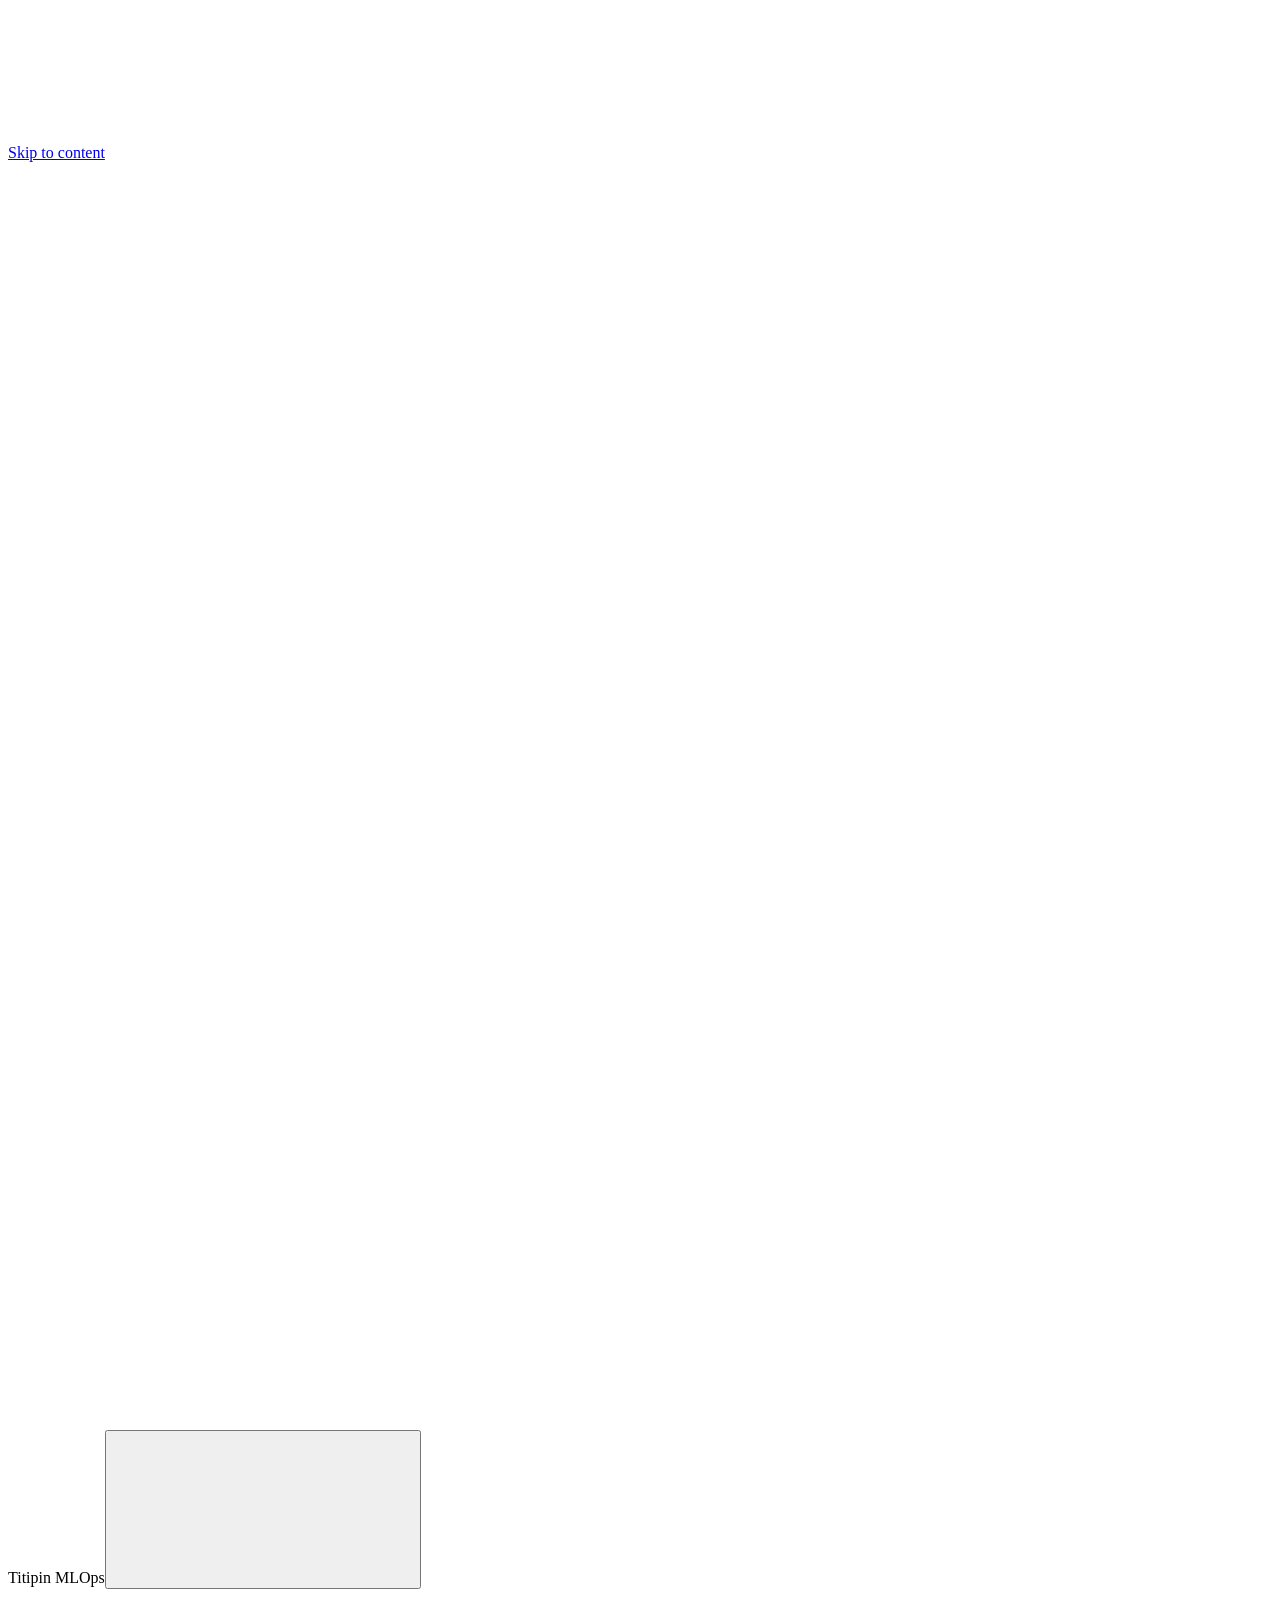
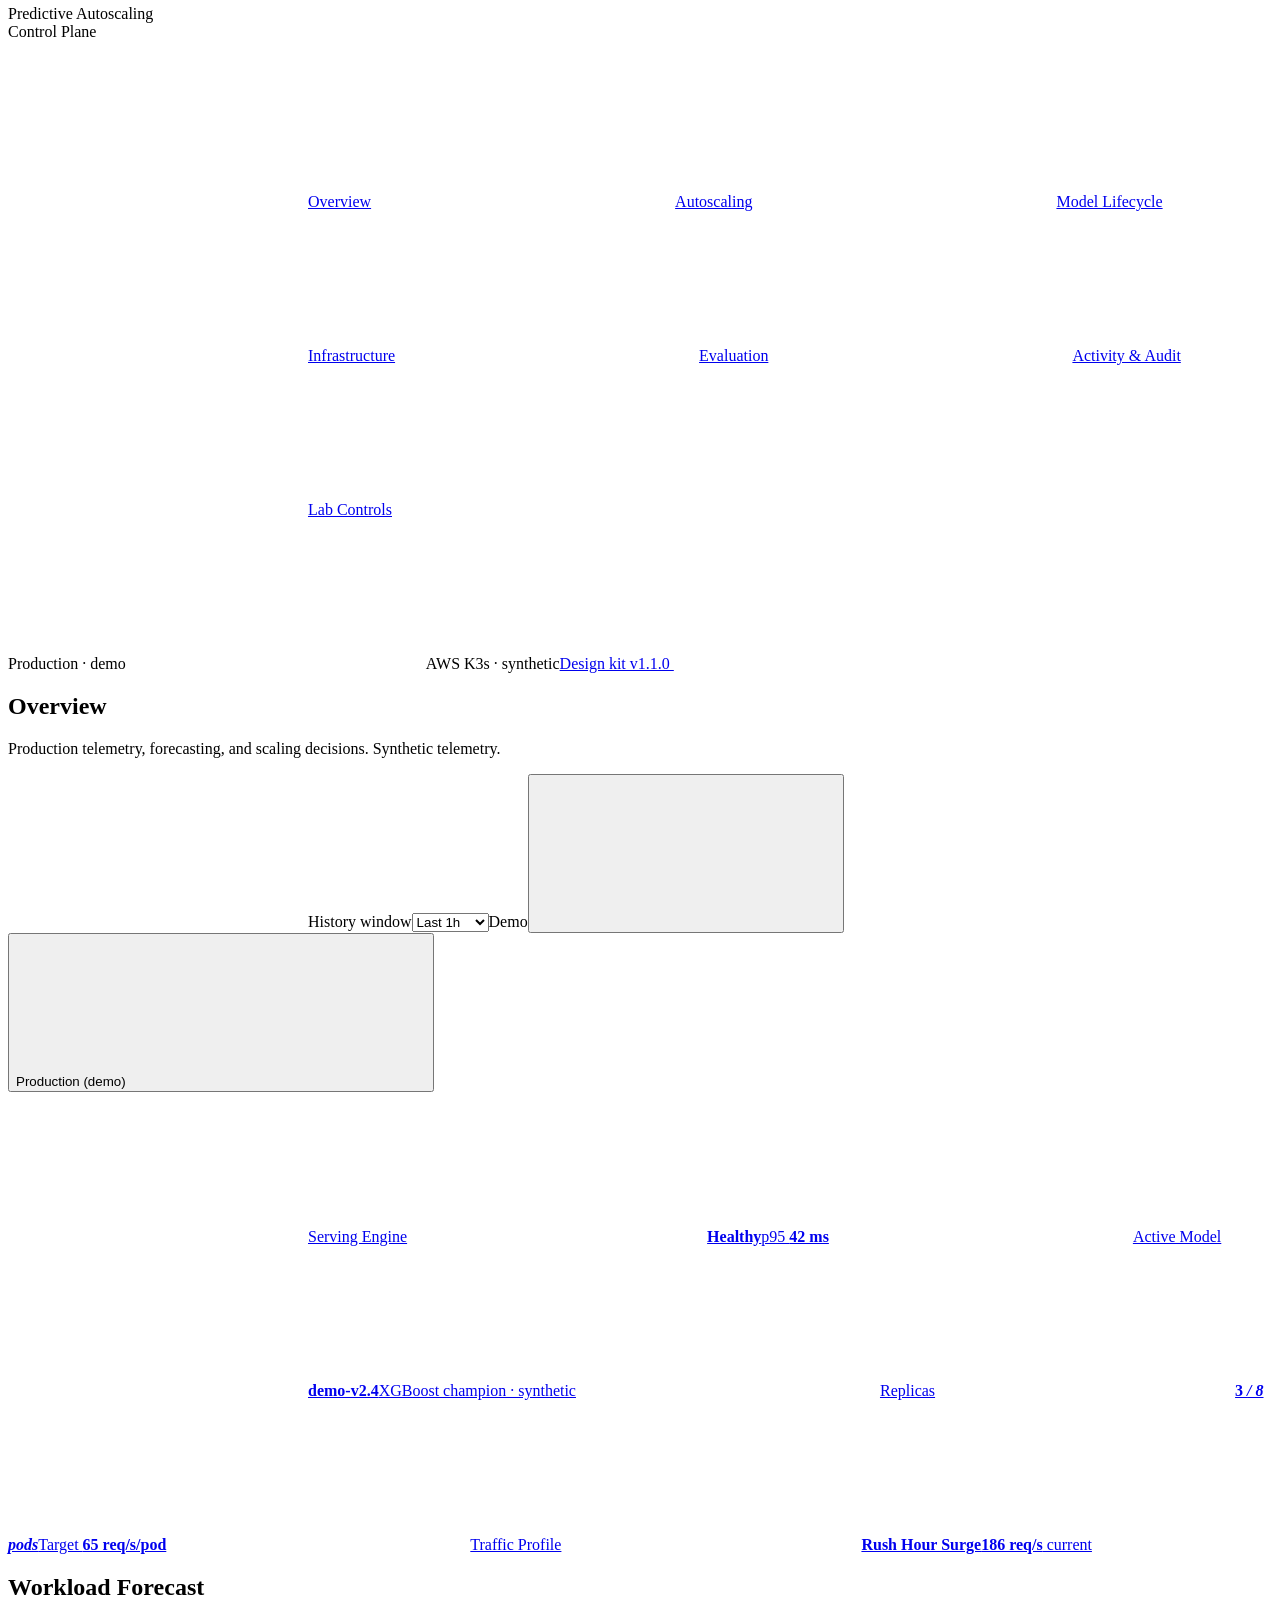
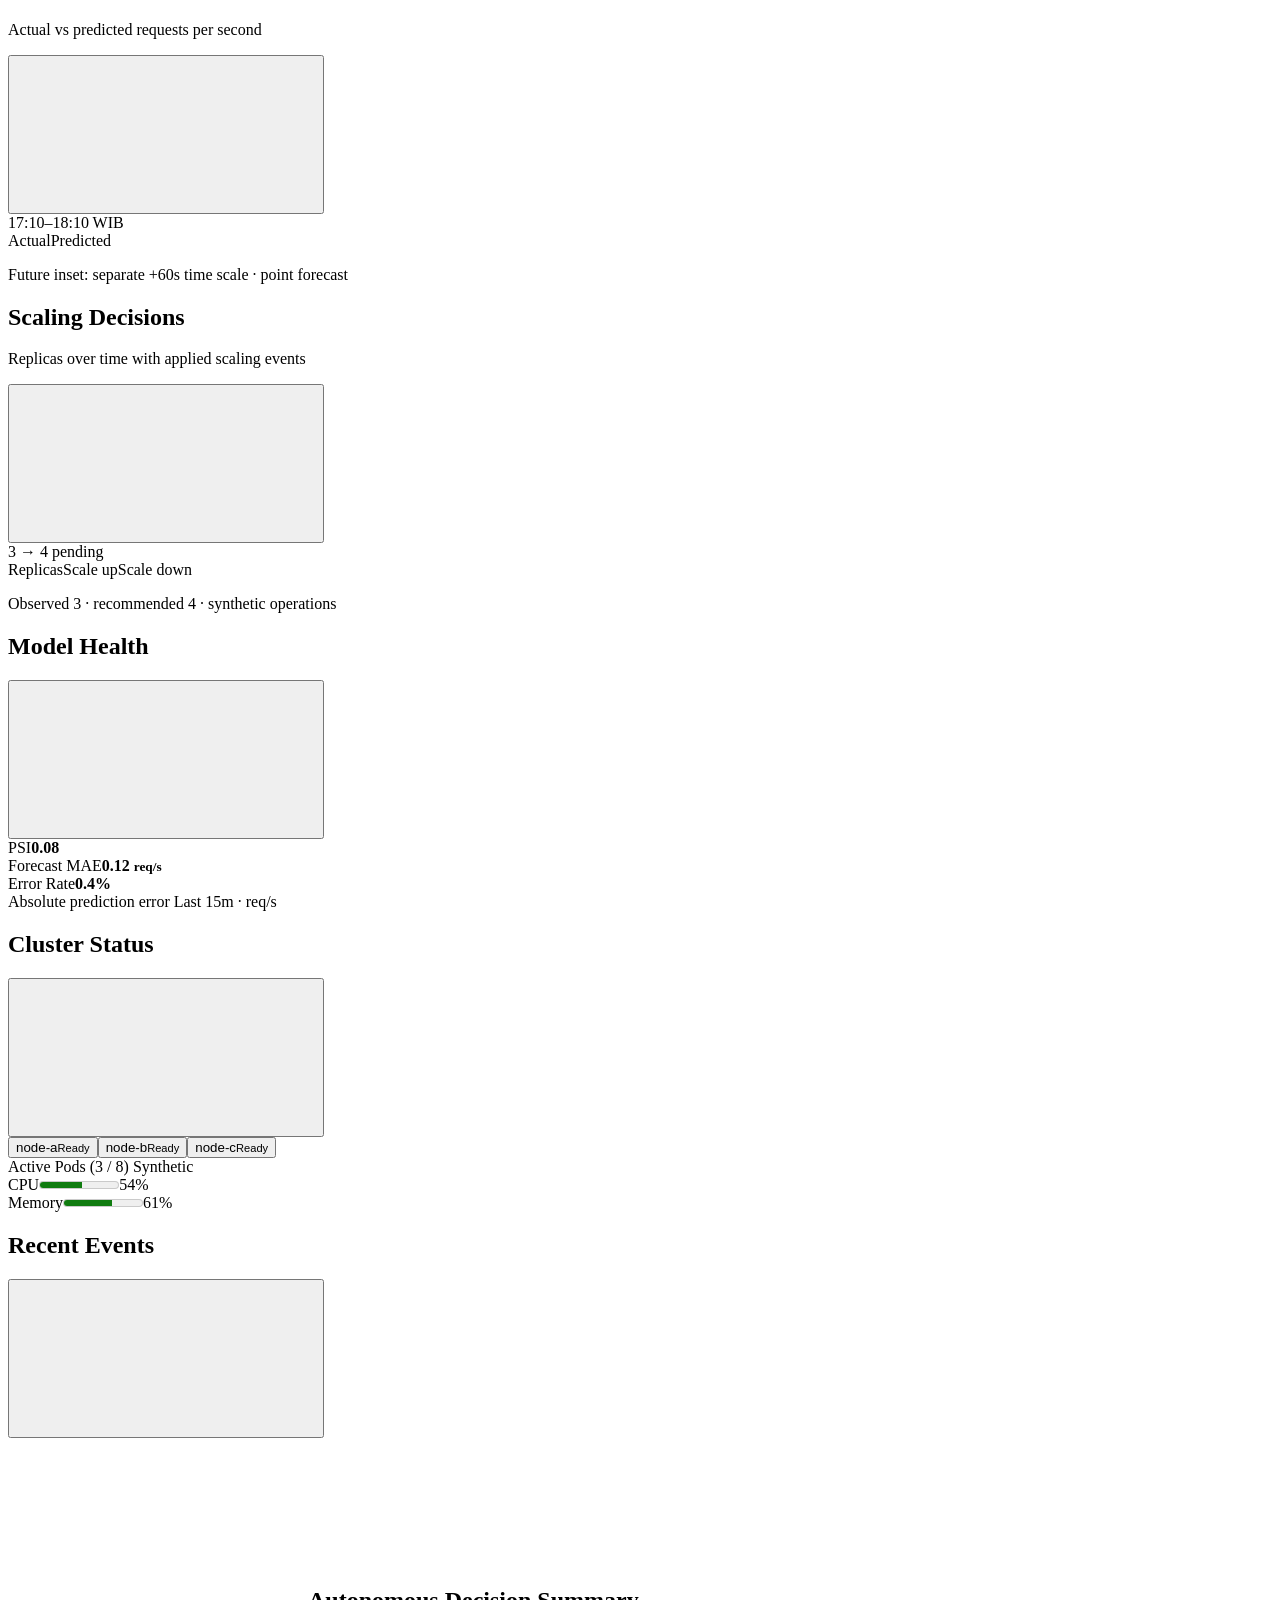
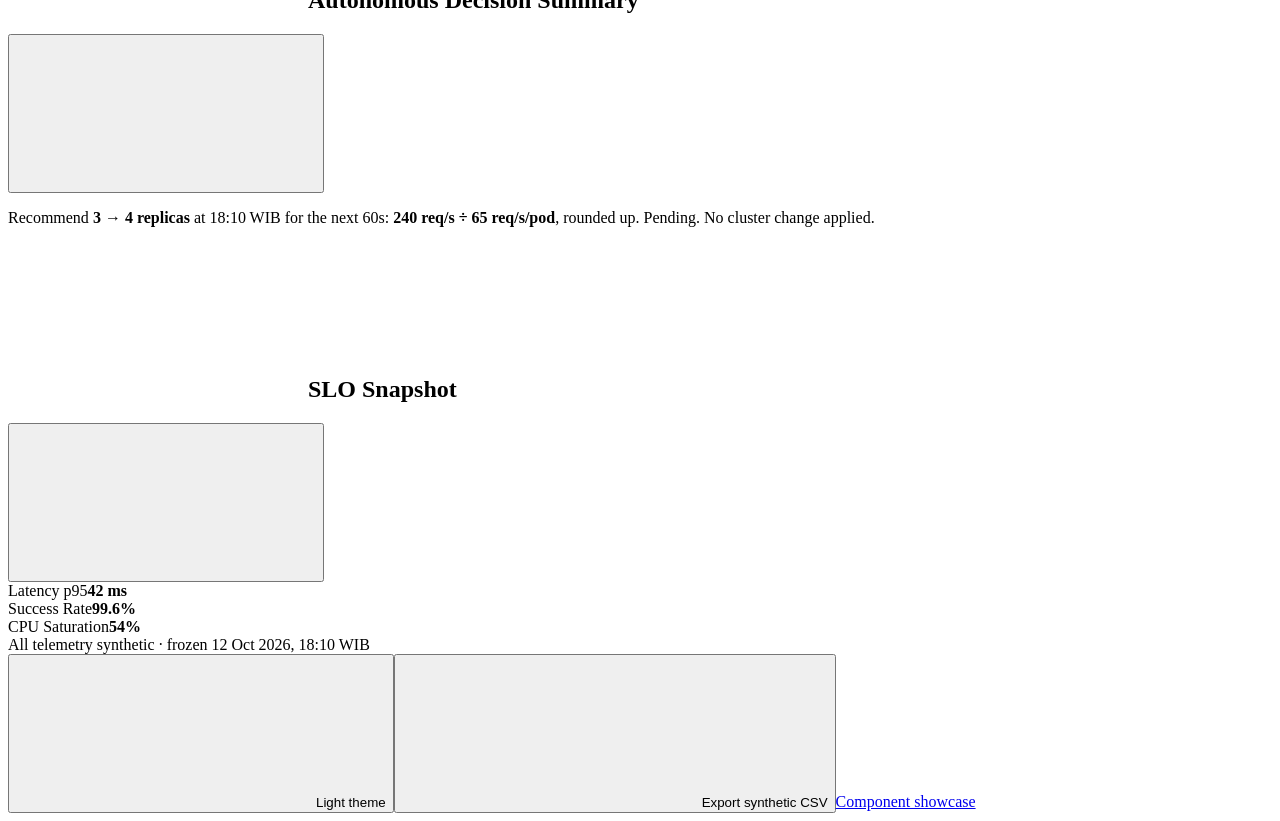
<file: docs/.agents/dashboard_revamp/source/overview.html>
<!doctype html>
<html lang="en" data-theme="dark">
<head><meta charset="utf-8"><meta name="viewport" content="width=device-width, initial-scale=1"><meta name="color-scheme" content="dark light"><meta name="description" content="Titipin MLOps design reference. All telemetry is synthetic; works offline."><title>Titipin MLOps · Overview reference</title><style>/* EMBEDDED_STYLES */</style></head>
<body>
<a class="skip-link" href="#main">Skip to content</a>
<svg class="symbol-sheet" xmlns="http://www.w3.org/2000/svg" aria-hidden="true"><!-- ICON_SYMBOLS --></svg>
<aside class="sidebar" aria-label="Workspace navigation">
 <div class="brand"><svg viewBox="0 0 32 32" aria-hidden="true"><!-- LOGO_MARK --></svg><span>Titipin MLOps</span><button class="icon-button mobile-menu" id="menu-toggle" aria-expanded="false" aria-controls="navigation" aria-label="Toggle navigation"><svg><use href="#icon-menu"/></svg></button></div>
 <p class="brand-caption">Predictive Autoscaling<br>Control Plane</p>
 <nav id="navigation" aria-label="Primary">
  <a href="#overview" aria-current="page"><svg><use href="#icon-overview"/></svg><span>Overview</span></a>
  <a href="#autoscaling"><svg><use href="#icon-replicas"/></svg><span>Autoscaling</span></a>
  <a href="#model-lifecycle"><svg><use href="#icon-model"/></svg><span>Model Lifecycle</span></a>
  <a href="#infrastructure"><svg><use href="#icon-health"/></svg><span>Infrastructure</span></a>
  <a href="#evaluation"><svg><use href="#icon-forecast"/></svg><span>Evaluation</span></a>
  <a href="#activity-audit"><svg><use href="#icon-events"/></svg><span>Activity &amp; Audit</span></a>
  <a href="#lab-controls"><svg><use href="#icon-settings"/></svg><span>Lab Controls</span></a>
 </nav>
 <div class="sidebar-footer"><span class="status success"><i></i>Production · demo</span><span><svg><use href="#icon-health"/></svg>AWS K3s · synthetic</span><a href="README.md">Design kit v1.1.0 <svg><use href="#icon-external"/></svg></a></div>
</aside>
<main id="main" tabindex="-1">
<section id="overview" class="view" aria-labelledby="page-title">
 <header class="page-header"><div><h1 id="page-title">Overview</h1><p>Production telemetry, forecasting, and scaling decisions. <span class="synthetic-label">Synthetic telemetry.</span></p></div><div class="header-controls"><div class="toolbar"><label class="time-range"><svg><use href="#icon-clock"/></svg><span class="sr-only">History window</span><select id="time-window"><option value="60">Last 1h</option><option value="30">Last 30m</option><option value="15">Last 15m</option></select></label><span class="status success frozen-status"><i></i>Demo</span><button id="refresh" class="icon-button" aria-label="Replay synthetic fixture"><svg><use href="#icon-refresh"/></svg></button></div><button class="environment" data-detail="environment"><i class="dot success"></i>Production <span class="muted">(demo)</span><svg><use href="#icon-chevron-down"/></svg></button></div></header>
 <div class="metric-grid">
  <a class="metric-card" href="#evaluation"><span class="metric-label"><svg><use href="#icon-health"/></svg>Serving Engine<svg class="trailing"><use href="#icon-chevron-right"/></svg></span><strong class="success">Healthy</strong><span>p95 <b>42 ms</b></span></a>
  <a class="metric-card" href="#model-lifecycle"><span class="metric-label"><svg><use href="#icon-model"/></svg>Active Model<svg class="trailing"><use href="#icon-chevron-right"/></svg></span><strong class="accent">demo-v2.4</strong><span>XGBoost champion · synthetic</span></a>
  <a class="metric-card" href="#infrastructure"><span class="metric-label"><svg><use href="#icon-replicas"/></svg>Replicas<svg class="trailing"><use href="#icon-chevron-right"/></svg></span><strong>3 <em>/ 8 pods</em></strong><span>Target <b>65 req/s/pod</b></span></a>
  <a class="metric-card" href="#autoscaling"><span class="metric-label"><svg><use href="#icon-forecast"/></svg>Traffic Profile<svg class="trailing"><use href="#icon-chevron-right"/></svg></span><strong class="accent traffic-title">Rush Hour Surge</strong><span><b>186 req/s</b> current</span></a>
 </div>
 <div class="telemetry-grid">
  <div class="primary-column">
   <article class="panel forecast-panel" aria-labelledby="forecast-title"><div class="panel-heading"><div><h2 id="forecast-title">Workload Forecast</h2><p>Actual vs predicted requests per second</p></div><button class="icon-button" data-detail="forecast" aria-label="Inspect forecast data"><svg><use href="#icon-chevron-right"/></svg></button></div><div class="plot-meta"><span class="muted" id="forecast-range">17:10–18:10 WIB</span><div class="legend"><span><i class="line actual"></i>Actual</span><span><i class="line predicted"></i>Predicted</span></div></div><div class="chart" id="forecast-chart" role="img" aria-label="Synthetic workload chart. Current actual 186 requests per second; forecast at plus 60 seconds 240. Future inset uses a separate time scale."></div><p class="chart-note">Future inset: separate +60s time scale · point forecast</p></article>
   <article id="autoscaling" class="panel scaling-panel" aria-labelledby="scaling-title"><div class="panel-heading"><div><h2 id="scaling-title">Scaling Decisions</h2><p>Replicas over time with applied scaling events</p></div><button class="icon-button" data-detail="scaling" aria-label="Inspect scaling events"><svg><use href="#icon-chevron-right"/></svg></button></div><div class="plot-meta"><span class="status warning">3 → 4 pending</span><div class="legend"><span><i class="line actual"></i>Replicas</span><span><i class="triangle success"></i>Scale up</span><span><i class="triangle down warning"></i>Scale down</span></div></div><div class="chart" id="scaling-chart" role="img" aria-label="Synthetic observed replicas: two to four at 17:22, four to six at 17:42, six to three at 17:54 WIB. Three currently observed; four recommended and pending."></div><p class="chart-note">Observed 3 · recommended 4 · synthetic operations</p></article>
  </div>
  <div class="secondary-column">
   <article id="model-lifecycle" class="panel health-panel" aria-labelledby="model-title"><div class="panel-heading"><h2 id="model-title">Model Health</h2><button class="icon-button" data-detail="model" aria-label="Inspect model health"><svg><use href="#icon-chevron-right"/></svg></button></div><div class="health-metrics"><div><span>PSI</span><strong>0.08 <i class="dot success"></i></strong></div><div><span>Forecast MAE</span><strong>0.12 <small>req/s</small></strong></div><div><span>Error Rate</span><strong>0.4% <i class="dot success"></i></strong></div></div><div class="mini-label">Absolute prediction error <span>Last 15m · req/s</span></div><div id="error-chart" class="mini-chart" role="img" aria-label="Synthetic absolute prediction errors from aligned plus 60 second forecasts, rolling MAE 0.12 requests per second over 61 pairs."></div></article>
   <article id="infrastructure" class="panel cluster-panel" aria-labelledby="cluster-title"><div class="panel-heading"><h2 id="cluster-title">Cluster Status</h2><button class="icon-button" data-detail="cluster" aria-label="Inspect synthetic cluster"><svg><use href="#icon-chevron-right"/></svg></button></div><div class="nodes"><button data-detail="cluster"><i class="dot success"></i><span>node-a<small class="success">Ready</small></span></button><button data-detail="cluster"><i class="dot success"></i><span>node-b<small class="success">Ready</small></span></button><button data-detail="cluster"><i class="dot success"></i><span>node-c<small class="success">Ready</small></span></button></div><div class="mini-label">Active Pods (3 / 8) <span>Synthetic</span></div><div class="pods" aria-label="3 active pods; policy maximum 8"><i class="active"></i><i class="active"></i><i class="active"></i><i></i><i></i><i></i><i></i><i></i></div><div class="resource"><span>CPU</span><meter min="0" max="100" value="54">54%</meter><span>54%</span></div><div class="resource memory"><span>Memory</span><meter min="0" max="100" value="61">61%</meter><span>61%</span></div></article>
   <article id="activity-audit" class="panel events-panel" aria-labelledby="events-title"><div class="panel-heading"><h2 id="events-title">Recent Events</h2><button class="icon-button" data-detail="events" aria-label="Inspect recent events"><svg><use href="#icon-chevron-right"/></svg></button></div><ol id="recent-events" class="event-list"></ol></article>
  </div>
 </div>
 <div class="bottom-grid"><article class="panel summary-panel"><div class="panel-heading"><h2><svg class="accent"><use href="#icon-pipeline"/></svg>Autonomous Decision Summary</h2><button class="icon-button" data-detail="decision" aria-label="Inspect recommendation calculation"><svg><use href="#icon-chevron-right"/></svg></button></div><p>Recommend <b>3 → 4 replicas</b> at 18:10 WIB for the next 60s: <b>240 req/s ÷ 65 req/s/pod</b>, rounded up. <span class="warning">Pending</span>. No cluster change applied.</p></article><article id="evaluation" class="panel slo-panel" aria-labelledby="slo-title"><div class="panel-heading"><h2 id="slo-title"><svg><use href="#icon-health"/></svg>SLO Snapshot</h2><button class="icon-button" data-detail="slo" aria-label="Inspect SLO definitions"><svg><use href="#icon-chevron-right"/></svg></button></div><div class="slo-metrics"><div><span>Latency p95</span><strong>42 ms</strong><div id="latency-spark" class="spark"></div></div><div><span>Success Rate</span><strong>99.6%</strong><div id="success-spark" class="spark"></div></div><div><span>CPU Saturation</span><strong>54%</strong><div id="cpu-spark" class="spark"></div></div></div></article></div>
 <footer class="overview-footer"><span>All telemetry synthetic · frozen 12 Oct 2026, 18:10 WIB</span><div><button id="theme-toggle" class="text-button"><svg><use href="#icon-theme"/></svg><span>Light theme</span></button><button id="export" class="text-button"><svg><use href="#icon-download"/></svg>Export synthetic CSV</button><a href="#lab-controls">Component showcase</a></div></footer>
</section>
<section id="lab-controls" class="view showcase" hidden aria-labelledby="kit-title">
 <header class="page-header"><div><p class="eyebrow">DESIGN KIT / 1.1.0</p><h1 id="kit-title">Components &amp; patterns</h1><p>Reusable references for Titipin MLOps. All telemetry synthetic.</p></div><a class="button" href="#overview">Back to Overview</a></header>
 <div class="showcase-grid">
 <article class="panel wide"><h2>Palette &amp; typography</h2><p class="muted">Charcoal surfaces. Blue actual. Teal forecast. Status colors carry operational meaning.</p><div id="swatches" class="swatches"></div><div class="type-examples"><h1>Overview</h1><h2>Workload Forecast</h2><p>Read the observation before the recommendation.</p><code>240 req/s · 18:11:00 WIB</code></div></article>
 <article class="panel"><h2>Actions &amp; labels</h2><div class="examples"><button class="button primary" data-detail="decision">Inspect recommendation</button><button class="button" id="copy-policy"><svg><use href="#icon-copy"/></svg>Copy demo policy</button><button class="button" disabled>Apply unavailable</button><button class="icon-button" id="showcase-theme" aria-label="Toggle theme"><svg><use href="#icon-theme"/></svg></button></div><div class="examples badges"><span class="status success"><i></i>Healthy</span><span class="status warning"><i></i>Pending</span><span class="status danger"><i></i>Failed</span><span class="status info"><i></i>Unknown</span></div><p class="muted">Use a verb for actions. Explain disabled actions beside the control: this reference cannot modify a cluster.</p></article>
 <article class="panel"><h2>Input &amp; validation</h2><form id="policy-form" novalidate><label for="capacity">Demo capacity per pod <span class="muted">(req/s)</span></label><div class="input-row"><input id="capacity" name="capacity" type="number" min="1" max="1000" step="1" value="65" aria-describedby="capacity-hint capacity-error"><button class="button" type="submit">Preview</button></div><p class="muted" id="capacity-hint">Whole number, 1–1000. Local preview only.</p><p id="capacity-error" class="danger" hidden></p><output id="policy-output">240 ÷ 65 = 4 replicas · within demo bounds 1–8</output></form></article>
 <article class="panel wide"><div class="panel-heading"><div><h2>Data states</h2><p>Never replace missing observations with zero.</p></div><label>Preview state <select id="state-select"><option value="ready">Ready</option><option value="loading">Loading</option><option value="empty">Empty</option><option value="error">Error</option><option value="stale">Stale</option><option value="unknown">Unknown</option></select></label></div><div id="state-example" class="state-example" aria-live="polite"></div></article>
 <article class="panel wide"><h2>Original icons &amp; identity</h2><p class="muted">24 hand-authored glyphs on a 24px grid. The Ahead mark is an original geometric T with an offset leading corner.</p><div class="identity-example"><svg viewBox="0 0 32 32" class="brand-mark" aria-hidden="true"><!-- LOGO_MARK --></svg><strong>Titipin MLOps</strong><svg viewBox="0 0 146 32" class="lockup-preview" aria-label="Titipin outlined wordmark" role="img"><!-- LOGO_PATHS --></svg></div><div id="icon-gallery" class="icon-gallery"></div></article>
 <article class="panel wide"><div class="panel-heading"><h2>Telemetry table</h2><button class="button" id="showcase-export"><svg><use href="#icon-download"/></svg>Export synthetic CSV</button></div><p class="muted">Synthetic tail rows. Issue and target timestamps remain separate; numbers align by unit.</p><div class="table-scroll" tabindex="0" role="region" aria-label="Synthetic telemetry table"><table><caption class="sr-only">Latest six synthetic telemetry rows</caption><thead><tr><th scope="col">Observed / issued WIB</th><th scope="col">Target WIB</th><th scope="col" class="numeric">Actual req/s</th><th scope="col" class="numeric">Forecast req/s</th><th scope="col" class="numeric">Observed pods</th><th scope="col">Provenance</th></tr></thead><tbody id="telemetry-table"></tbody></table></div></article>
 <article class="panel"><h2>Chart grammar</h2><div class="legend"><span><i class="line actual"></i>Actual</span><span><i class="line predicted"></i>Point forecast</span><span><i class="triangle success"></i>Applied scale up</span></div><p class="muted">Use units, timezone, zero-based capacity axes and labeled events. The +60s inset has its own time scale. No unsupported confidence bands.</p><button class="text-button" data-detail="forecast">Inspect chart data <svg><use href="#icon-chevron-right"/></svg></button></article>
 <article class="panel"><h2>Spacing &amp; shape</h2><div class="spacing-demo"><span>4</span><span>8</span><span>12</span><span>16</span><span>24</span><span>32</span></div><p class="muted">4px base. 18px panel gaps and 26px desktop page inset reproduce the supplied composition. 10px panel corners; no decorative gradients.</p><a href="docs/DESIGN-SYSTEM.md">Full design specification</a> · <a href="docs/AGENT-HANDOFF.md">Agent handoff</a></article>
 </div><footer class="overview-footer"><span>All telemetry synthetic · standalone design reference</span><a href="#overview">Return to Overview</a></footer>
</section>
</main>
<dialog id="detail-dialog" aria-labelledby="dialog-title"><div class="dialog-header"><h2 id="dialog-title">Detail</h2><button class="icon-button" id="dialog-close" aria-label="Close details"><svg><use href="#icon-close"/></svg></button></div><div id="dialog-content"></div><p class="dialog-provenance">All telemetry synthetic · no network or cluster operations</p></dialog>
<div id="toast" class="toast" role="status" aria-live="polite" hidden></div>
<script type="application/json" id="fixture">/* FIXTURE_JSON */</script><script>/* EMBEDDED_SCRIPT */</script>
</body></html>
</file>
